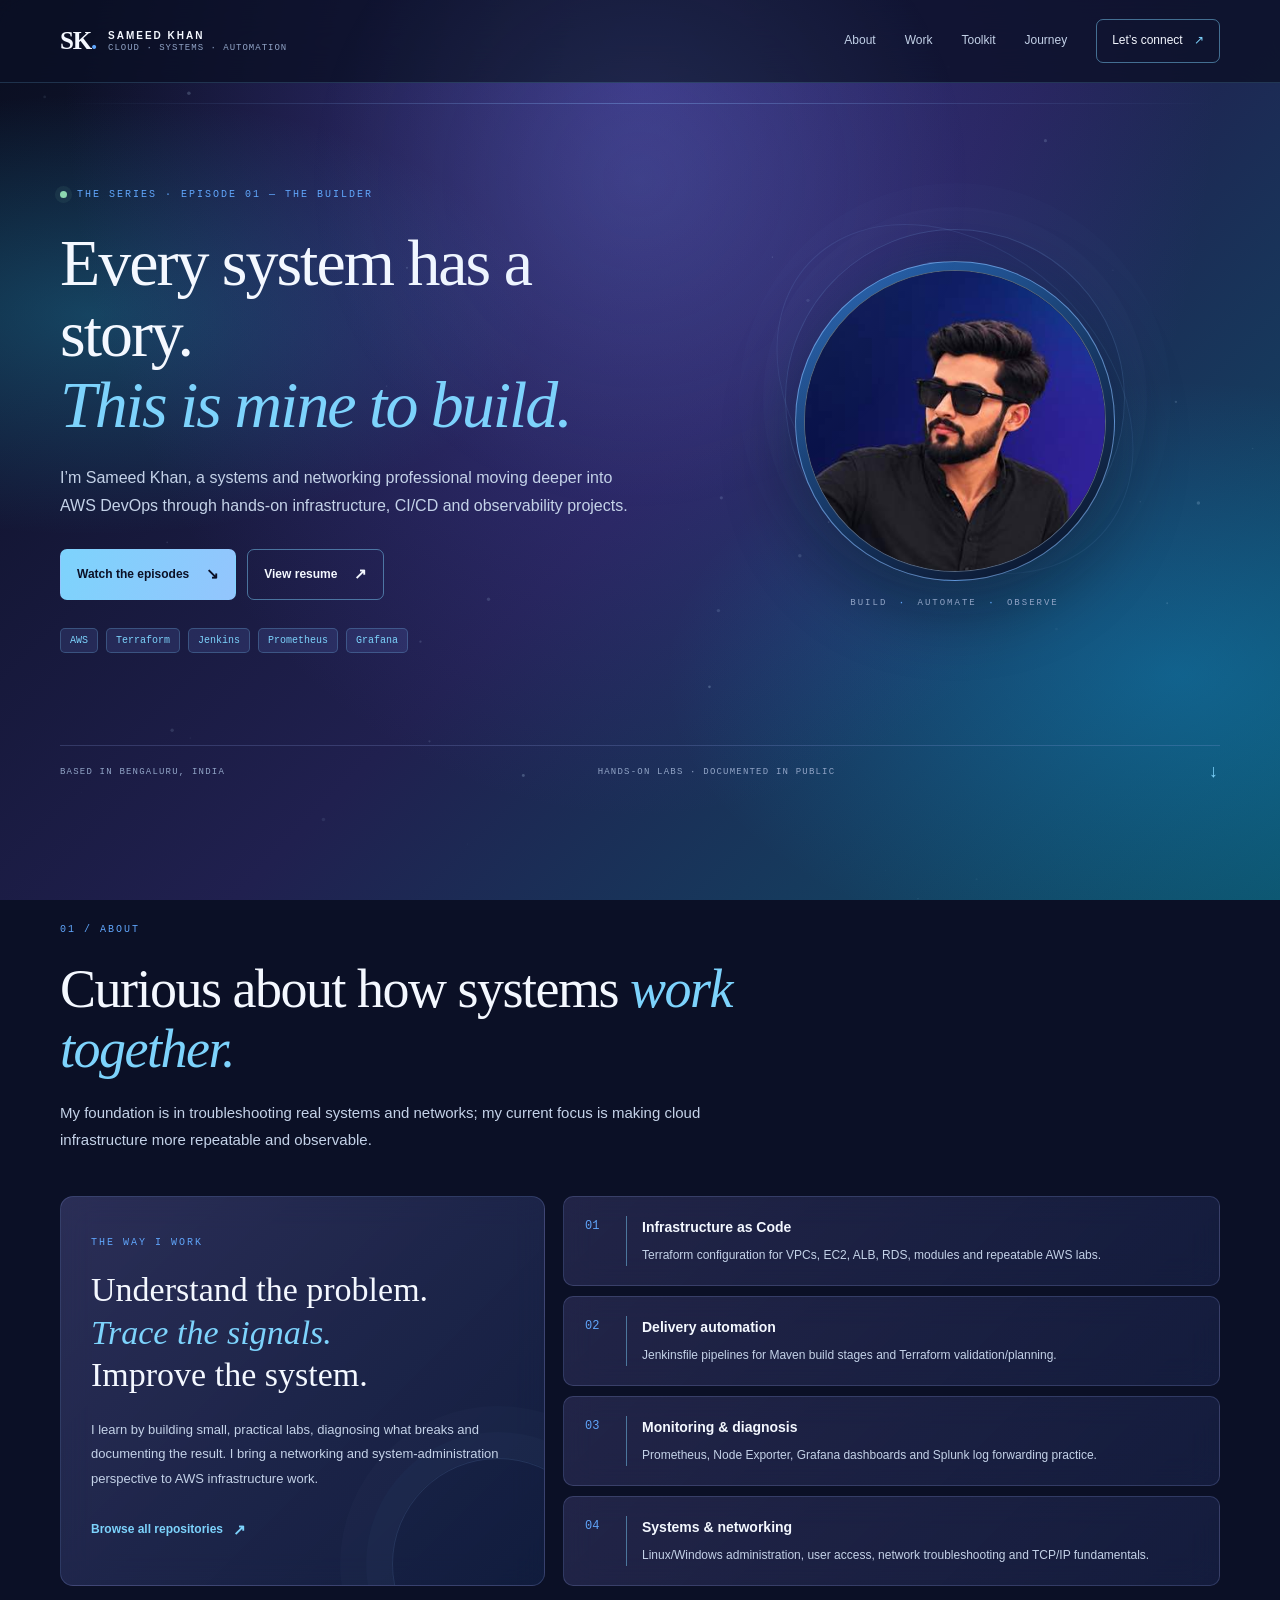
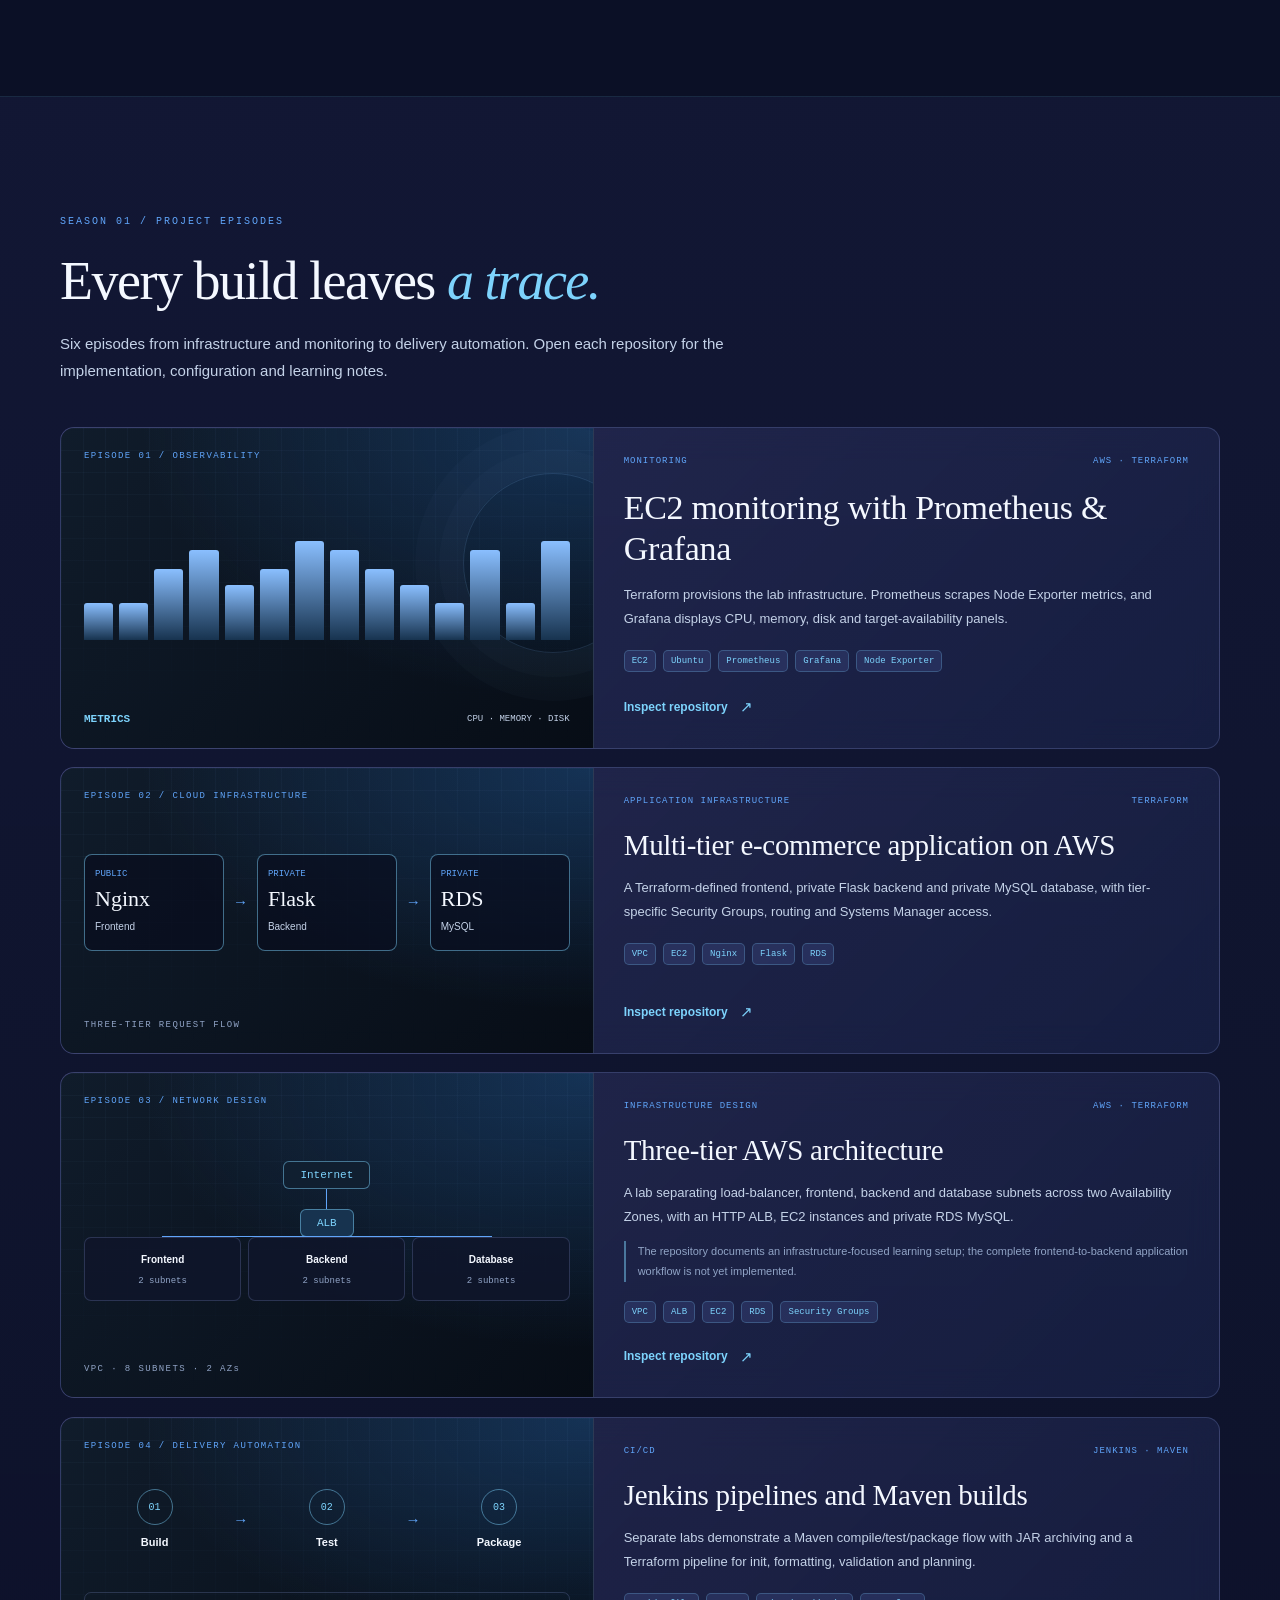
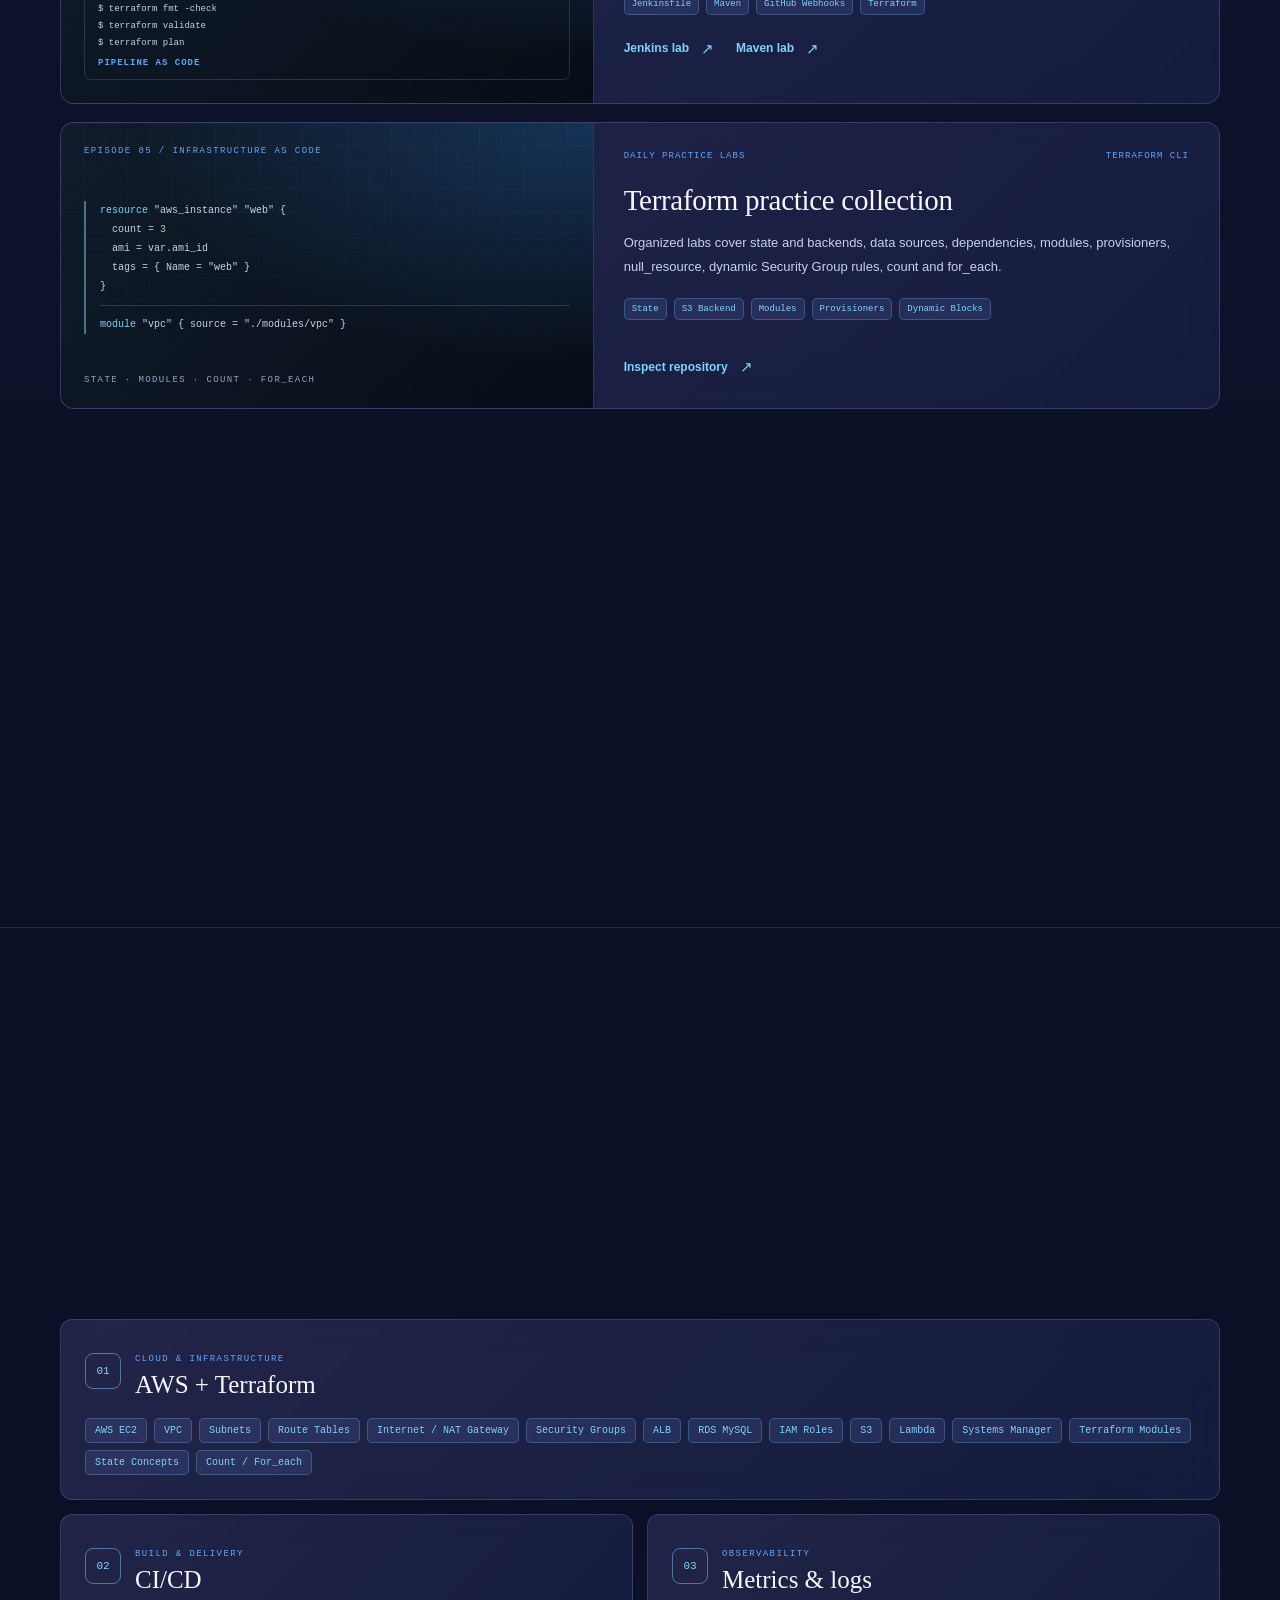
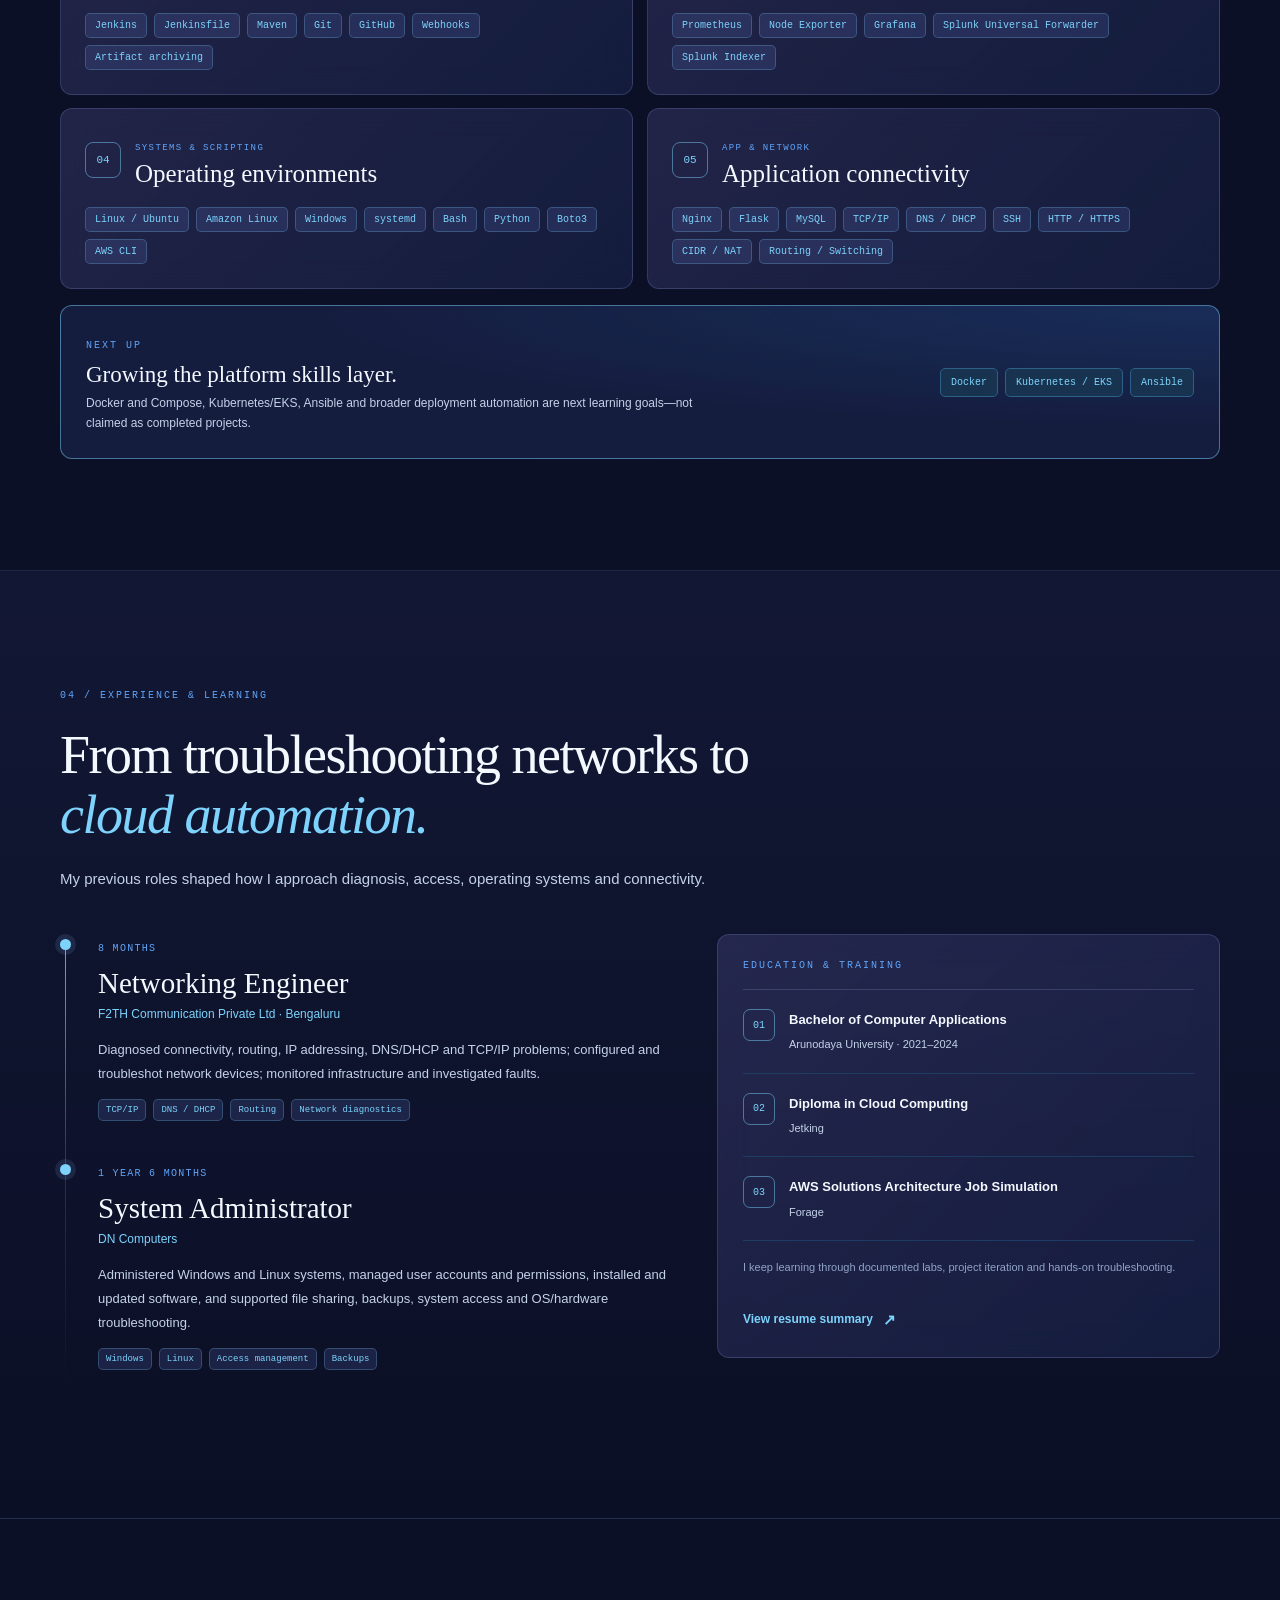
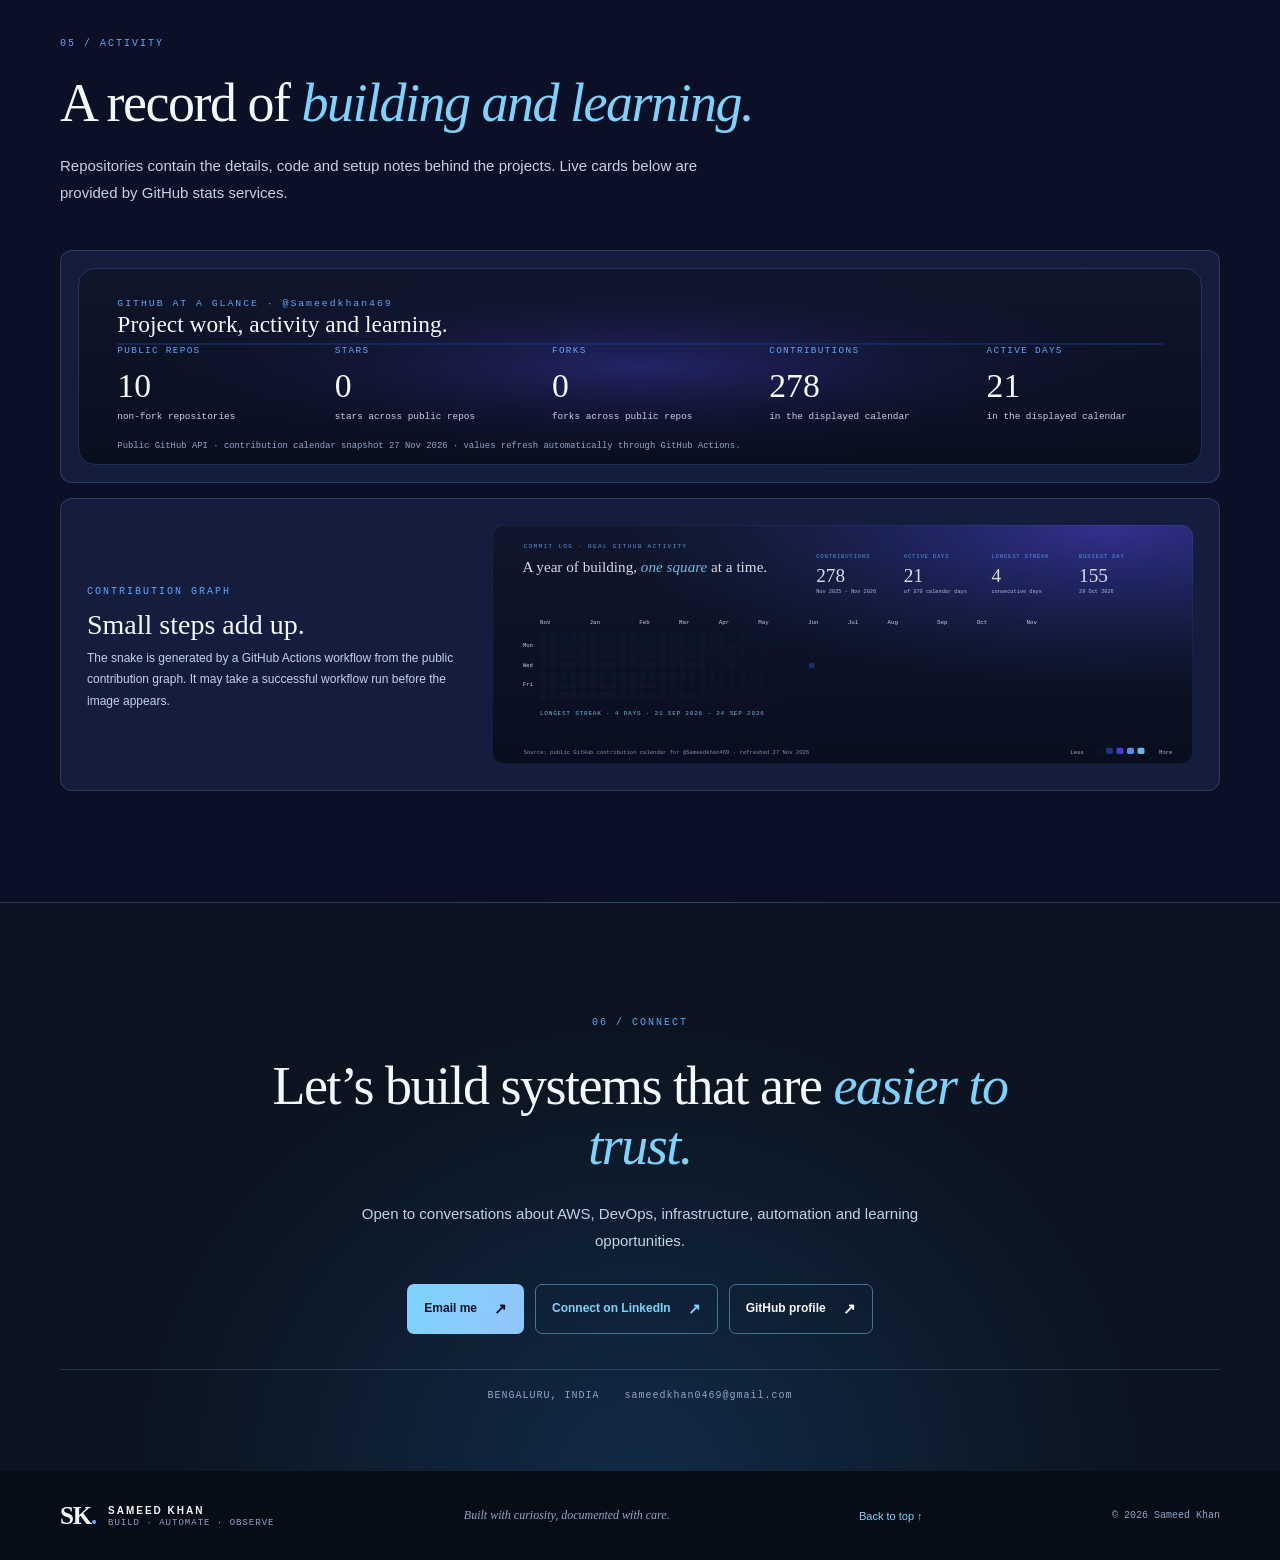
<file: site/index.html>
<!doctype html>
<html lang="en">
<head>
  <meta charset="utf-8">
  <meta name="viewport" content="width=device-width, initial-scale=1">
  <meta name="theme-color" content="#070d16">
  <meta name="robots" content="index, follow, max-image-preview:large">
  <link rel="canonical" href="https://sameedkhan469.github.io/Sameedkhan469/">
  <meta property="og:url" content="https://sameedkhan469.github.io/Sameedkhan469/">
  <meta property="og:image" content="https://sameedkhan469.github.io/Sameedkhan469/assets/img/sameed-cartoon.jpg?v=3">
  <meta name="twitter:card" content="summary">
  <meta name="description" content="Sameed Khan — AWS DevOps, systems administration and networking. Hands-on work with Terraform, Jenkins, Prometheus, Grafana and AWS infrastructure.">
  <meta property="og:title" content="Sameed Khan | AWS DevOps & Cloud Infrastructure">
  <meta property="og:description" content="Infrastructure as Code, CI/CD, monitoring and systems troubleshooting.">
  <meta property="og:type" content="website">
  <link rel="icon" href="assets/img/favicon.svg" type="image/svg+xml">
  <link rel="stylesheet" href="assets/css/styles.css">
  <title>Sameed Khan — AWS DevOps &amp; Cloud Infrastructure</title>
</head>
<body>
  <canvas class="ambient-particles" id="ambient-particles" aria-hidden="true"></canvas>
  <div class="cursor-glow" aria-hidden="true"></div>
  <div class="series-opening" aria-hidden="true">
    <div class="opening-grain"></div>
    <p class="opening-kicker">AN ORIGINAL CLOUD ENGINEERING JOURNEY</p>
    <p class="opening-title">SAMEED <span>KHAN</span></p>
    <div class="opening-rule"><i></i></div>
    <p class="opening-subtitle">BUILD · AUTOMATE · OBSERVE</p>
  </div>
  <a class="skip-link" href="#main">Skip to content</a>
  <header class="site-header">
    <div class="container nav-wrap">
      <a class="brand" href="#top" aria-label="Sameed Khan home">
        <span class="brand-mark">SK<span>.</span></span>
        <span class="brand-copy"><strong>SAMEED KHAN</strong><small>CLOUD · SYSTEMS · AUTOMATION</small></span>
      </a>
      <button class="menu-toggle" aria-expanded="false" aria-controls="primary-nav" aria-label="Open navigation"><span></span><span></span></button>
      <nav id="primary-nav" class="nav-links" aria-label="Primary navigation">
        <a href="#about">About</a><a href="#work">Work</a><a href="#stack">Toolkit</a><a href="#journey">Journey</a><a href="#contact" class="nav-contact">Let’s connect <span aria-hidden="true">↗</span></a>
      </nav>
    </div>
  </header>

  <main id="main">
    <section id="top" class="hero container">
      <div class="hero-copy reveal">
        <p class="eyebrow"><span class="pulse-dot"></span> THE SERIES · EPISODE 01 — THE BUILDER</p>
        <h1>Every system has a story.<br><em>This is mine to build.</em></h1>
        <p class="hero-lede">I’m Sameed Khan, a systems and networking professional moving deeper into AWS DevOps through hands-on infrastructure, CI/CD and observability projects.</p>
        <div class="hero-actions">
          <a class="button button-primary" href="#work">Watch the episodes <span aria-hidden="true">↘</span></a>
          <a class="button button-quiet" href="resume.html">View resume <span aria-hidden="true">↗</span></a>
        </div>
        <div class="hero-skills" aria-label="Current technical focus">
          <span>AWS</span><span>Terraform</span><span>Jenkins</span><span>Prometheus</span><span>Grafana</span>
        </div>
      </div>
      <div class="hero-art reveal" aria-label="Sameed Khan profile portrait with animated cloud infrastructure graphics">
        <div class="portrait-orbit portrait-orbit-one"></div>
        <div class="portrait-orbit portrait-orbit-two"></div>
        <div class="portrait-frame">
          <img class="profile-photo" src="assets/img/sameed-cartoon.jpg?v=3" alt="Sameed Khan cartoon portrait" width="360" height="360" loading="eager" referrerpolicy="no-referrer">
        </div>
        <div class="hero-art-caption">BUILD <b>·</b> AUTOMATE <b>·</b> OBSERVE</div>
      </div>
      <div class="hero-bottomline"><span>BASED IN BENGALURU, INDIA</span><span>HANDS-ON LABS · DOCUMENTED IN PUBLIC</span><a href="#about" aria-label="Scroll to About">↓</a></div>
    </section>

    <section id="about" class="section container">
      <div class="section-heading reveal"><span class="section-index">01 / ABOUT</span><h2>Curious about how systems <em>work together.</em></h2><p>My foundation is in troubleshooting real systems and networks; my current focus is making cloud infrastructure more repeatable and observable.</p></div>
      <div class="about-grid">
        <article class="about-statement panel reveal"><p class="overline">THE WAY I WORK</p><h3>Understand the problem.<br><em>Trace the signals.</em><br>Improve the system.</h3><p>I learn by building small, practical labs, diagnosing what breaks and documenting the result. I bring a networking and system-administration perspective to AWS infrastructure work.</p><a class="text-link" href="https://github.com/Sameedkhan469?tab=repositories" target="_blank" rel="noreferrer">Browse all repositories <span>↗</span></a></article>
        <div class="about-facts">
          <article class="fact-card reveal"><span class="fact-number">01</span><div><h3>Infrastructure as Code</h3><p>Terraform configuration for VPCs, EC2, ALB, RDS, modules and repeatable AWS labs.</p></div></article>
          <article class="fact-card reveal"><span class="fact-number">02</span><div><h3>Delivery automation</h3><p>Jenkinsfile pipelines for Maven build stages and Terraform validation/planning.</p></div></article>
          <article class="fact-card reveal"><span class="fact-number">03</span><div><h3>Monitoring &amp; diagnosis</h3><p>Prometheus, Node Exporter, Grafana dashboards and Splunk log forwarding practice.</p></div></article>
          <article class="fact-card reveal"><span class="fact-number">04</span><div><h3>Systems &amp; networking</h3><p>Linux/Windows administration, user access, network troubleshooting and TCP/IP fundamentals.</p></div></article>
        </div>
      </div>
    </section>

    <section id="work" class="section section-alt">
      <div class="container">
        <div class="section-heading reveal"><span class="section-index">SEASON 01 / PROJECT EPISODES</span><h2>Every build leaves <em>a trace.</em></h2><p>Six episodes from infrastructure and monitoring to delivery automation. Open each repository for the implementation, configuration and learning notes.</p></div>
        <div class="project-list">
          <article class="project-card project-feature reveal">
            <div class="project-visual visual-monitor"><span class="visual-kicker">EPISODE 01 / OBSERVABILITY</span><div class="visual-bars"><i></i><i></i><i></i><i></i><i></i><i></i><i></i><i></i><i></i><i></i><i></i><i></i><i></i><i></i></div><div class="visual-metric"><strong>METRICS</strong><span>CPU · MEMORY · DISK</span></div><div class="visual-ring"></div></div>
            <div class="project-content"><div class="project-topline"><span>MONITORING</span><span>AWS · TERRAFORM</span></div><h3>EC2 monitoring with Prometheus &amp; Grafana</h3><p>Terraform provisions the lab infrastructure. Prometheus scrapes Node Exporter metrics, and Grafana displays CPU, memory, disk and target-availability panels.</p><div class="tag-list"><span>EC2</span><span>Ubuntu</span><span>Prometheus</span><span>Grafana</span><span>Node Exporter</span></div><a class="project-link" href="https://github.com/Sameedkhan469/Grafana-Prometheus" target="_blank" rel="noreferrer">Inspect repository <b>↗</b></a></div>
          </article>
          <article class="project-card reveal">
            <div class="project-visual visual-ecommerce"><span class="visual-kicker">EPISODE 02 / CLOUD INFRASTRUCTURE</span><div class="tier-flow"><div><small>PUBLIC</small><strong>Nginx</strong><span>Frontend</span></div><i>→</i><div><small>PRIVATE</small><strong>Flask</strong><span>Backend</span></div><i>→</i><div><small>PRIVATE</small><strong>RDS</strong><span>MySQL</span></div></div><div class="visual-foot">THREE-TIER REQUEST FLOW</div></div>
            <div class="project-content"><div class="project-topline"><span>APPLICATION INFRASTRUCTURE</span><span>TERRAFORM</span></div><h3>Multi-tier e-commerce application on AWS</h3><p>A Terraform-defined frontend, private Flask backend and private MySQL database, with tier-specific Security Groups, routing and Systems Manager access.</p><div class="tag-list"><span>VPC</span><span>EC2</span><span>Nginx</span><span>Flask</span><span>RDS</span></div><a class="project-link" href="https://github.com/Sameedkhan469/sameed-ecommerce-aws-terraform" target="_blank" rel="noreferrer">Inspect repository <b>↗</b></a></div>
          </article>
          <article class="project-card reveal">
            <div class="project-visual visual-three"><span class="visual-kicker">EPISODE 03 / NETWORK DESIGN</span><div class="network-map"><div class="net-node">Internet</div><div class="net-line"></div><div class="net-node net-accent">ALB</div><div class="net-branches"><div><b>Frontend</b><small>2 subnets</small></div><div><b>Backend</b><small>2 subnets</small></div><div><b>Database</b><small>2 subnets</small></div></div></div><div class="visual-foot">VPC · 8 SUBNETS · 2 AZs</div></div>
            <div class="project-content"><div class="project-topline"><span>INFRASTRUCTURE DESIGN</span><span>AWS · TERRAFORM</span></div><h3>Three-tier AWS architecture</h3><p>A lab separating load-balancer, frontend, backend and database subnets across two Availability Zones, with an HTTP ALB, EC2 instances and private RDS MySQL.</p><p class="project-caveat">The repository documents an infrastructure-focused learning setup; the complete frontend-to-backend application workflow is not yet implemented.</p><div class="tag-list"><span>VPC</span><span>ALB</span><span>EC2</span><span>RDS</span><span>Security Groups</span></div><a class="project-link" href="https://github.com/Sameedkhan469/Terraform-Three-Tier-Project" target="_blank" rel="noreferrer">Inspect repository <b>↗</b></a></div>
          </article>
          <article class="project-card reveal">
            <div class="project-visual visual-pipeline"><span class="visual-kicker">EPISODE 04 / DELIVERY AUTOMATION</span><div class="pipeline-steps"><div><i>01</i><b>Build</b></div><span>→</span><div><i>02</i><b>Test</b></div><span>→</span><div><i>03</i><b>Package</b></div></div><div class="pipeline-terminal"><span>$ terraform fmt -check</span><span>$ terraform validate</span><span>$ terraform plan</span><b>PIPELINE AS CODE</b></div></div>
            <div class="project-content"><div class="project-topline"><span>CI/CD</span><span>JENKINS · MAVEN</span></div><h3>Jenkins pipelines and Maven builds</h3><p>Separate labs demonstrate a Maven compile/test/package flow with JAR archiving and a Terraform pipeline for init, formatting, validation and planning.</p><div class="tag-list"><span>Jenkinsfile</span><span>Maven</span><span>GitHub Webhooks</span><span>Terraform</span></div><div class="project-links-inline"><a class="project-link" href="https://github.com/Sameedkhan469/jenkins-cicd-practice" target="_blank" rel="noreferrer">Jenkins lab <b>↗</b></a><a class="project-link" href="https://github.com/Sameedkhan469/sameed-maven-project" target="_blank" rel="noreferrer">Maven lab <b>↗</b></a></div></div>
          </article>
          <article class="project-card reveal">
            <div class="project-visual visual-terraform"><span class="visual-kicker">EPISODE 05 / INFRASTRUCTURE AS CODE</span><div class="code-lines"><p><b>resource</b> "aws_instance" "web" {</p><p>&nbsp;&nbsp;count = <em>3</em></p><p>&nbsp;&nbsp;ami = var.ami_id</p><p>&nbsp;&nbsp;tags = { Name = "web" }</p><p>}</p><hr><p><b>module</b> "vpc" { source = "./modules/vpc" }</p></div><div class="visual-foot">STATE · MODULES · COUNT · FOR_EACH</div></div>
            <div class="project-content"><div class="project-topline"><span>DAILY PRACTICE LABS</span><span>TERRAFORM CLI</span></div><h3>Terraform practice collection</h3><p>Organized labs cover state and backends, data sources, dependencies, modules, provisioners, null_resource, dynamic Security Group rules, count and for_each.</p><div class="tag-list"><span>State</span><span>S3 Backend</span><span>Modules</span><span>Provisioners</span><span>Dynamic Blocks</span></div><a class="project-link" href="https://github.com/Sameedkhan469/terraform-practice" target="_blank" rel="noreferrer">Inspect repository <b>↗</b></a></div>
          </article>
          <article class="project-card reveal">
            <div class="project-visual visual-linux"><span class="visual-kicker">EPISODE 06 / SYSTEMS OPERATIONS</span><div class="linux-terminal"><p><b>sameed@linux</b>:~$ systemctl status nginx</p><p class="ok">● nginx.service — active</p><p>sameed@linux:~$ ss -tulpn</p><p class="muted">LISTEN · tcp · process</p><p>sameed@linux:~$ journalctl -u nginx</p></div><div class="visual-foot">FILES · USERS · PROCESSES · LOGS</div></div>
            <div class="project-content"><div class="project-topline"><span>SYSTEMS ADMINISTRATION</span><span>LINUX</span></div><h3>Linux commands for DevOps &amp; cloud</h3><p>A practical reference for file management, users and permissions, processes, packages, networking, storage, services, shell basics and logs.</p><div class="tag-list"><span>Ubuntu</span><span>systemd</span><span>Permissions</span><span>Shell basics</span></div><a class="project-link" href="https://github.com/Sameedkhan469/Linux-commands" target="_blank" rel="noreferrer">Inspect repository <b>↗</b></a></div>
          </article>
        </div>
        <div class="projects-footer reveal"><p>Prefer browsing source over summaries?</p><a class="button button-outline" href="https://github.com/Sameedkhan469?tab=repositories" target="_blank" rel="noreferrer">View all GitHub repositories <span>↗</span></a></div>
      </div>
    </section>

    <section id="stack" class="section container">
      <div class="section-heading reveal"><span class="section-index">03 / TOOLKIT</span><h2>The tools I use to <em>understand systems.</em></h2><p>Skills shown here reflect the current CV and public repositories. Tools listed as learning goals are kept separate from demonstrated project work.</p></div>
      <div class="toolkit-grid">
        <article class="toolkit-card toolkit-wide reveal"><div class="toolkit-heading"><span class="tool-number">01</span><div><span class="overline">CLOUD &amp; INFRASTRUCTURE</span><h3>AWS + Terraform</h3></div></div><div class="tool-pills"><span>AWS EC2</span><span>VPC</span><span>Subnets</span><span>Route Tables</span><span>Internet / NAT Gateway</span><span>Security Groups</span><span>ALB</span><span>RDS MySQL</span><span>IAM Roles</span><span>S3</span><span>Lambda</span><span>Systems Manager</span><span>Terraform Modules</span><span>State Concepts</span><span>Count / For_each</span></div></article>
        <article class="toolkit-card reveal"><div class="toolkit-heading"><span class="tool-number">02</span><div><span class="overline">BUILD &amp; DELIVERY</span><h3>CI/CD</h3></div></div><div class="tool-pills"><span>Jenkins</span><span>Jenkinsfile</span><span>Maven</span><span>Git</span><span>GitHub</span><span>Webhooks</span><span>Artifact archiving</span></div></article>
        <article class="toolkit-card reveal"><div class="toolkit-heading"><span class="tool-number">03</span><div><span class="overline">OBSERVABILITY</span><h3>Metrics &amp; logs</h3></div></div><div class="tool-pills"><span>Prometheus</span><span>Node Exporter</span><span>Grafana</span><span>Splunk Universal Forwarder</span><span>Splunk Indexer</span></div></article>
        <article class="toolkit-card reveal"><div class="toolkit-heading"><span class="tool-number">04</span><div><span class="overline">SYSTEMS &amp; SCRIPTING</span><h3>Operating environments</h3></div></div><div class="tool-pills"><span>Linux / Ubuntu</span><span>Amazon Linux</span><span>Windows</span><span>systemd</span><span>Bash</span><span>Python</span><span>Boto3</span><span>AWS CLI</span></div></article>
        <article class="toolkit-card reveal"><div class="toolkit-heading"><span class="tool-number">05</span><div><span class="overline">APP &amp; NETWORK</span><h3>Application connectivity</h3></div></div><div class="tool-pills"><span>Nginx</span><span>Flask</span><span>MySQL</span><span>TCP/IP</span><span>DNS / DHCP</span><span>SSH</span><span>HTTP / HTTPS</span><span>CIDR / NAT</span><span>Routing / Switching</span></div></article>
      </div>
      <div class="learning-strip reveal"><div><span class="overline">NEXT UP</span><h3>Growing the platform skills layer.</h3><p>Docker and Compose, Kubernetes/EKS, Ansible and broader deployment automation are next learning goals—not claimed as completed projects.</p></div><div class="learning-tags"><span>Docker</span><span>Kubernetes / EKS</span><span>Ansible</span></div></div>
    </section>

    <section id="journey" class="section section-alt">
      <div class="container">
        <div class="section-heading reveal"><span class="section-index">04 / EXPERIENCE &amp; LEARNING</span><h2>From troubleshooting networks to <em>cloud automation.</em></h2><p>My previous roles shaped how I approach diagnosis, access, operating systems and connectivity.</p></div>
        <div class="journey-grid">
          <div class="timeline">
            <article class="timeline-item reveal"><span class="timeline-dot"></span><span class="timeline-period">8 MONTHS</span><h3>Networking Engineer</h3><p class="timeline-org">F2TH Communication Private Ltd · Bengaluru</p><p>Diagnosed connectivity, routing, IP addressing, DNS/DHCP and TCP/IP problems; configured and troubleshot network devices; monitored infrastructure and investigated faults.</p><div class="tag-list"><span>TCP/IP</span><span>DNS / DHCP</span><span>Routing</span><span>Network diagnostics</span></div></article>
            <article class="timeline-item reveal"><span class="timeline-dot"></span><span class="timeline-period">1 YEAR 6 MONTHS</span><h3>System Administrator</h3><p class="timeline-org">DN Computers</p><p>Administered Windows and Linux systems, managed user accounts and permissions, installed and updated software, and supported file sharing, backups, system access and OS/hardware troubleshooting.</p><div class="tag-list"><span>Windows</span><span>Linux</span><span>Access management</span><span>Backups</span></div></article>
          </div>
          <aside class="education-panel reveal"><span class="overline">EDUCATION &amp; TRAINING</span><div class="education-item"><span class="edu-icon">01</span><div><h3>Bachelor of Computer Applications</h3><p>Arunodaya University · 2021–2024</p></div></div><div class="education-item"><span class="edu-icon">02</span><div><h3>Diploma in Cloud Computing</h3><p>Jetking</p></div></div><div class="education-item"><span class="edu-icon">03</span><div><h3>AWS Solutions Architecture Job Simulation</h3><p>Forage</p></div></div><div class="education-note">I keep learning through documented labs, project iteration and hands-on troubleshooting.</div><a class="text-link" href="resume.html">View resume summary <span>↗</span></a></aside>
        </div>
      </div>
    </section>

    <section id="activity" class="section container">
      <div class="section-heading reveal"><span class="section-index">05 / ACTIVITY</span><h2>A record of <em>building and learning.</em></h2><p>Repositories contain the details, code and setup notes behind the projects. Live cards below are provided by GitHub stats services.</p></div>
      <div class="stats-grid stats-grid-local reveal">
        <div class="stats-card"><img src="assets/img/github-stats.svg" alt="Locally generated GitHub activity and repository statistics for Sameed Khan" loading="lazy"></div>
      </div>
      <div class="contribution-panel reveal"><div><span class="overline">CONTRIBUTION GRAPH</span><h3>Small steps add up.</h3><p>The snake is generated by a GitHub Actions workflow from the public contribution graph. It may take a successful workflow run before the image appears.</p></div><img src="assets/img/contribution-heatmap.svg" alt="Animated GitHub contribution heatmap for Sameed Khan" loading="lazy"></div>
    </section>

    <section id="contact" class="contact-section">
      <div class="container contact-inner reveal"><span class="section-index">06 / CONNECT</span><h2>Let’s build systems that are <em>easier to trust.</em></h2><p>Open to conversations about AWS, DevOps, infrastructure, automation and learning opportunities.</p><div class="contact-actions"><a class="button button-primary" href="mailto:sameedkhan0469@gmail.com">Email me <span>↗</span></a><a class="button button-outline" href="https://www.linkedin.com/in/sameed-khan-a6824538a/" target="_blank" rel="noreferrer">Connect on LinkedIn <span>↗</span></a><a class="button button-quiet" href="https://github.com/Sameedkhan469" target="_blank" rel="noreferrer">GitHub profile <span>↗</span></a></div><div class="contact-details"><span>BENGALURU, INDIA</span><span>sameedkhan0469@gmail.com</span></div></div>
    </section>
  </main>
  <footer class="site-footer"><div class="container footer-inner"><a class="brand footer-brand" href="#top"><span class="brand-mark">SK<span>.</span></span><span class="brand-copy"><strong>SAMEED KHAN</strong><small>BUILD · AUTOMATE · OBSERVE</small></span></a><p>Built with curiosity, documented with care.</p><a href="#top" class="back-top">Back to top ↑</a><small class="copyright">© <span id="year">2026</span> Sameed Khan</small></div></footer>
  <script src="assets/js/main.js" defer></script>
</body>
</html>
</file>
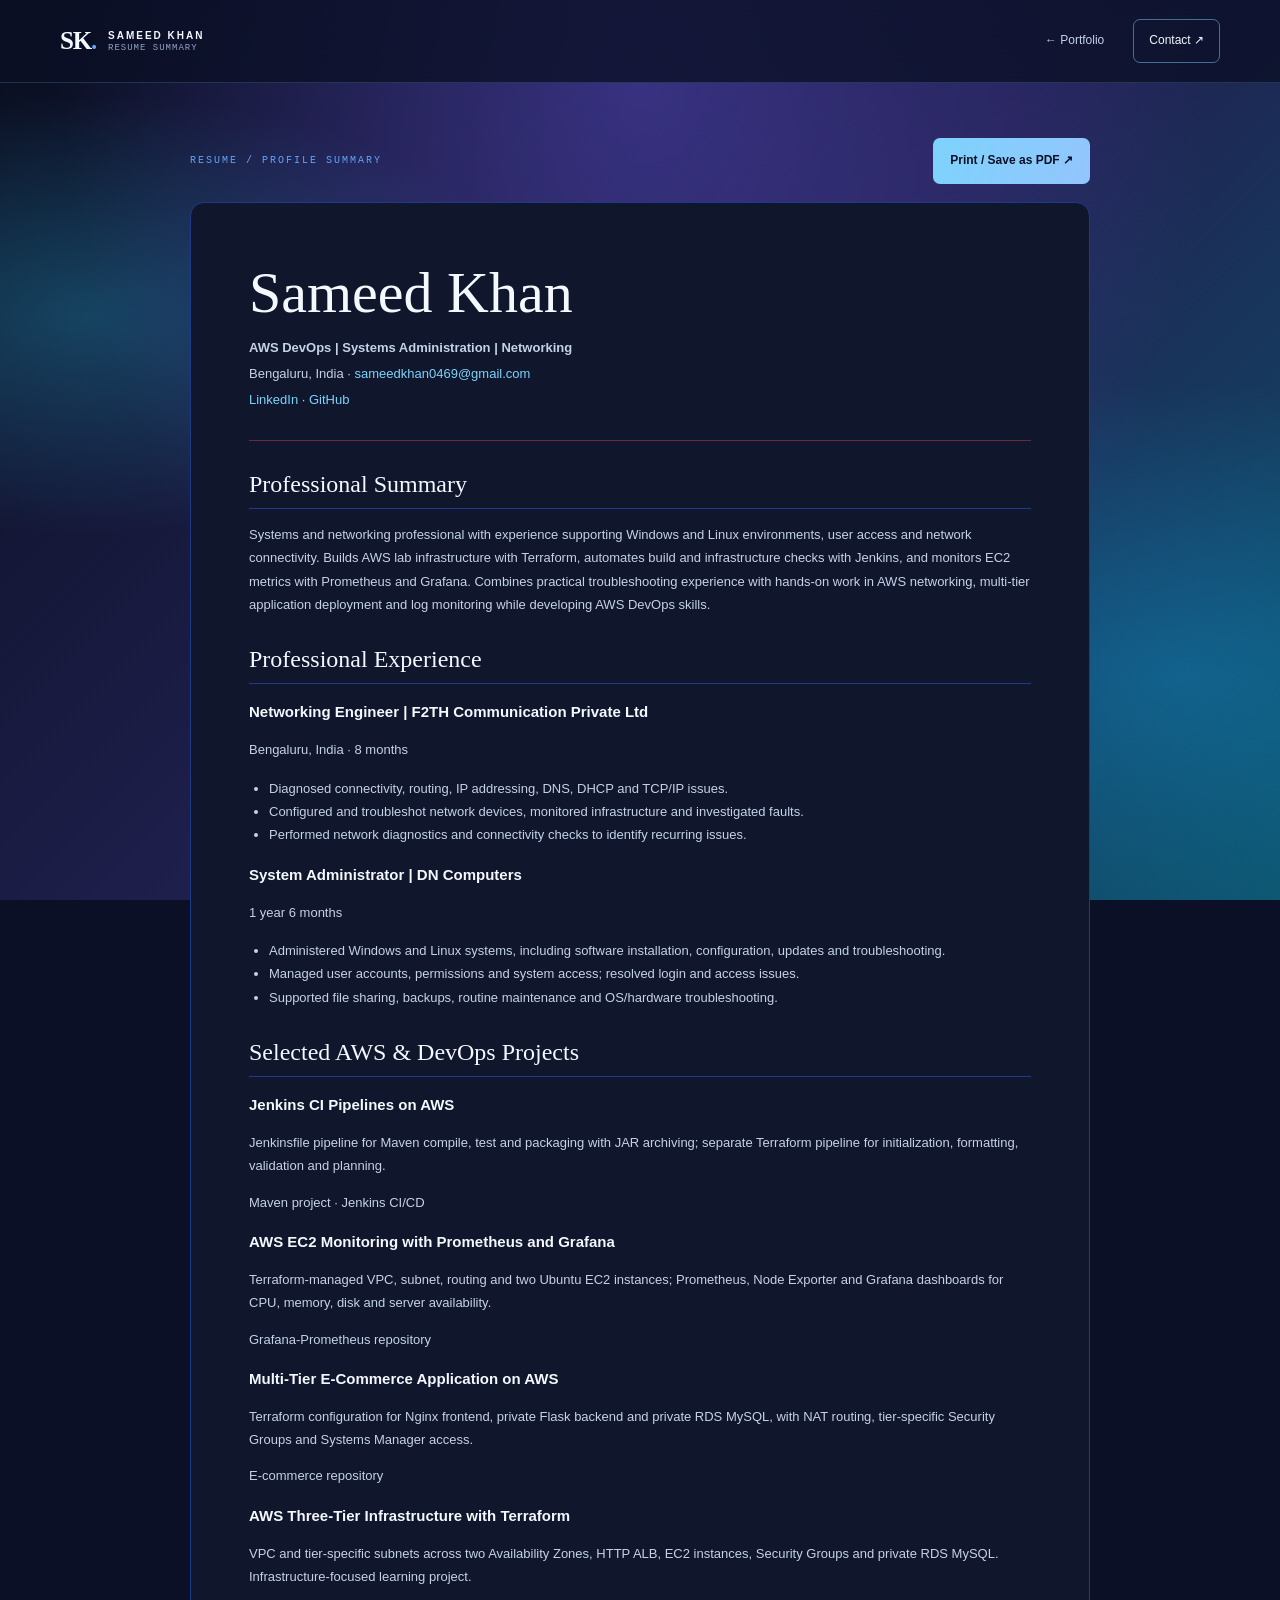
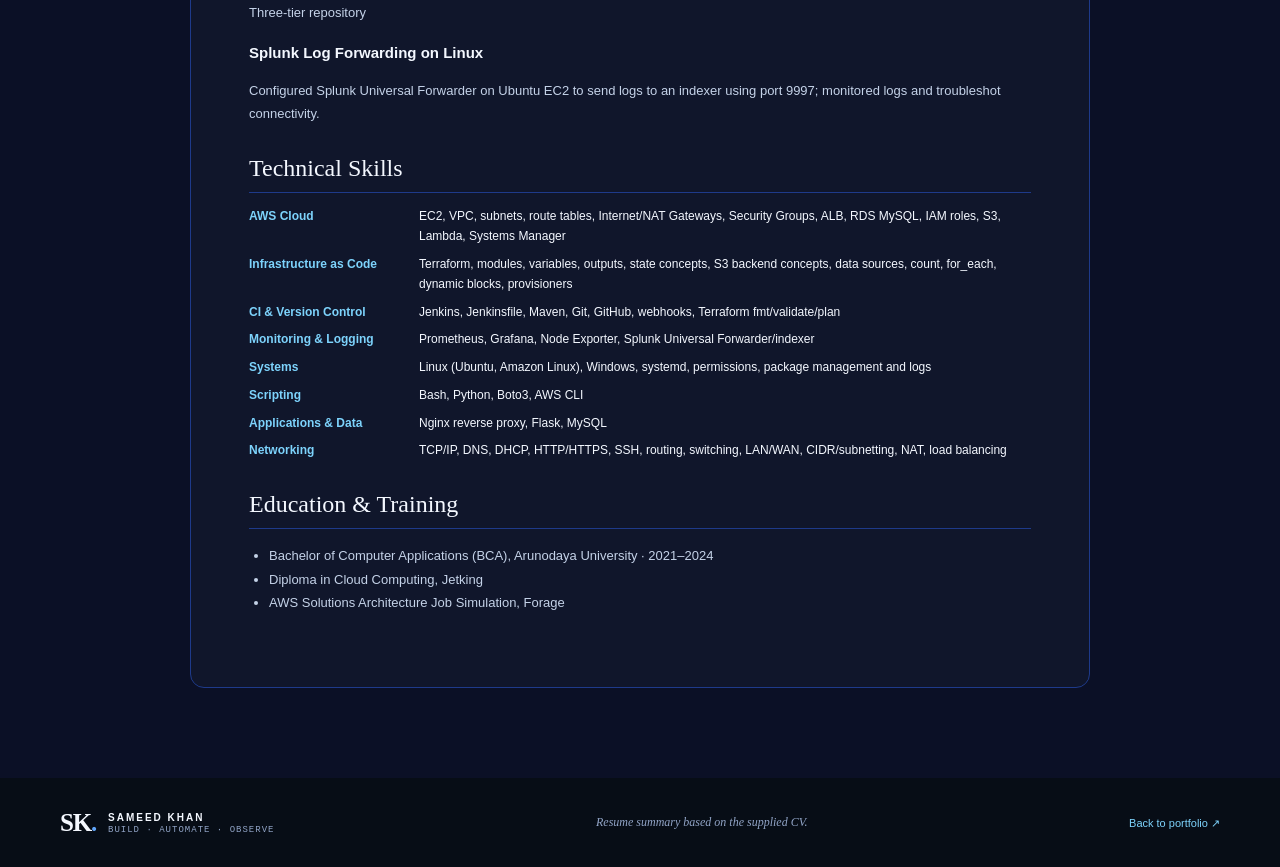
<file: site/resume.html>
<!doctype html>
<html lang="en">
<head>
  <meta charset="utf-8">
  <meta name="viewport" content="width=device-width, initial-scale=1">
  <meta name="theme-color" content="#10162B">
  <meta name="description" content="Resume summary for Sameed Khan — AWS DevOps, systems administration and networking.">
  <link rel="stylesheet" href="assets/css/styles.css">
  <title>Resume | Sameed Khan</title>
  <style>
    .resume-page{padding:55px 0 90px}.resume-sheet{max-width:900px;margin:auto;background:#10162B;border:1px solid #1E3A8A;border-radius:14px;padding:clamp(24px,5vw,58px)}.resume-header{border-bottom:1px solid #6c2945;padding-bottom:24px;margin-bottom:30px}.resume-header h1{font:clamp(42px,5vw,58px)/1.1 Georgia,serif;margin:0 0 12px}.resume-header p{color:#C4D2E8;margin:5px 0;font-size:13px}.resume-header a{color:#7DD3FC}.resume-section{margin-top:30px}.resume-section h2{font:24px Georgia,serif;font-weight:400;border-bottom:1px solid #1E3A8A;padding-bottom:10px;margin:0 0 14px}.resume-section h3{font-size:15px;margin:16px 0 4px}.resume-section p,.resume-section li{font-size:13px;color:#C4D2E8;line-height:1.8}.resume-section ul{padding-left:20px}.resume-skills{display:grid;grid-template-columns:155px 1fr;gap:8px 15px;font-size:12px}.resume-skills strong{color:#7DD3FC}.resume-actions{display:flex;justify-content:space-between;align-items:center;gap:15px;max-width:900px;margin:0 auto 18px}@media(max-width:600px){.resume-skills{grid-template-columns:1fr;gap:3px}.resume-skills strong:not(:first-child){margin-top:11px}}@media print{body{background:#fff;color:#111}.site-header,.site-footer,.resume-actions{display:none!important}.resume-page{padding:0}.resume-sheet{max-width:none;border:0;border-radius:0;background:#fff;color:#111;padding:0}.resume-header h1,.resume-section h2,.resume-section h3{color:#111}.resume-header p,.resume-section p,.resume-section li{color:#333}.resume-header a{color:#333}.resume-section{break-inside:avoid}}
  </style>
</head>
<body>
  <header class="site-header"><div class="container nav-wrap"><a class="brand" href="index.html"><span class="brand-mark">SK<span>.</span></span><span class="brand-copy"><strong>SAMEED KHAN</strong><small>RESUME SUMMARY</small></span></a><nav class="nav-links" style="display:flex"><a href="index.html">← Portfolio</a><a href="index.html#contact" class="nav-contact">Contact ↗</a></nav></div></header>
  <main class="resume-page container">
    <div class="resume-actions"><span class="section-index">RESUME / PROFILE SUMMARY</span><button class="button button-primary" onclick="window.print()">Print / Save as PDF ↗</button></div>
    <article class="resume-sheet">
      <header class="resume-header"><h1>Sameed Khan</h1><p><strong>AWS DevOps | Systems Administration | Networking</strong></p><p>Bengaluru, India · <a href="mailto:sameedkhan0469@gmail.com">sameedkhan0469@gmail.com</a></p><p><a href="https://www.linkedin.com/in/sameed-khan-a6824538a/">LinkedIn</a> · <a href="https://github.com/Sameedkhan469">GitHub</a></p></header>
      <section class="resume-section"><h2>Professional Summary</h2><p>Systems and networking professional with experience supporting Windows and Linux environments, user access and network connectivity. Builds AWS lab infrastructure with Terraform, automates build and infrastructure checks with Jenkins, and monitors EC2 metrics with Prometheus and Grafana. Combines practical troubleshooting experience with hands-on work in AWS networking, multi-tier application deployment and log monitoring while developing AWS DevOps skills.</p></section>
      <section class="resume-section"><h2>Professional Experience</h2><h3>Networking Engineer | F2TH Communication Private Ltd</h3><p>Bengaluru, India · 8 months</p><ul><li>Diagnosed connectivity, routing, IP addressing, DNS, DHCP and TCP/IP issues.</li><li>Configured and troubleshot network devices, monitored infrastructure and investigated faults.</li><li>Performed network diagnostics and connectivity checks to identify recurring issues.</li></ul><h3>System Administrator | DN Computers</h3><p>1 year 6 months</p><ul><li>Administered Windows and Linux systems, including software installation, configuration, updates and troubleshooting.</li><li>Managed user accounts, permissions and system access; resolved login and access issues.</li><li>Supported file sharing, backups, routine maintenance and OS/hardware troubleshooting.</li></ul></section>
      <section class="resume-section"><h2>Selected AWS &amp; DevOps Projects</h2><h3>Jenkins CI Pipelines on AWS</h3><p>Jenkinsfile pipeline for Maven compile, test and packaging with JAR archiving; separate Terraform pipeline for initialization, formatting, validation and planning.</p><p><a href="https://github.com/Sameedkhan469/sameed-maven-project">Maven project</a> · <a href="https://github.com/Sameedkhan469/jenkins-cicd-practice">Jenkins CI/CD</a></p><h3>AWS EC2 Monitoring with Prometheus and Grafana</h3><p>Terraform-managed VPC, subnet, routing and two Ubuntu EC2 instances; Prometheus, Node Exporter and Grafana dashboards for CPU, memory, disk and server availability.</p><p><a href="https://github.com/Sameedkhan469/Grafana-Prometheus">Grafana-Prometheus repository</a></p><h3>Multi-Tier E-Commerce Application on AWS</h3><p>Terraform configuration for Nginx frontend, private Flask backend and private RDS MySQL, with NAT routing, tier-specific Security Groups and Systems Manager access.</p><p><a href="https://github.com/Sameedkhan469/sameed-ecommerce-aws-terraform">E-commerce repository</a></p><h3>AWS Three-Tier Infrastructure with Terraform</h3><p>VPC and tier-specific subnets across two Availability Zones, HTTP ALB, EC2 instances, Security Groups and private RDS MySQL. Infrastructure-focused learning project.</p><p><a href="https://github.com/Sameedkhan469/Terraform-Three-Tier-Project">Three-tier repository</a></p><h3>Splunk Log Forwarding on Linux</h3><p>Configured Splunk Universal Forwarder on Ubuntu EC2 to send logs to an indexer using port 9997; monitored logs and troubleshot connectivity.</p></section>
      <section class="resume-section"><h2>Technical Skills</h2><div class="resume-skills"><strong>AWS Cloud</strong><span>EC2, VPC, subnets, route tables, Internet/NAT Gateways, Security Groups, ALB, RDS MySQL, IAM roles, S3, Lambda, Systems Manager</span><strong>Infrastructure as Code</strong><span>Terraform, modules, variables, outputs, state concepts, S3 backend concepts, data sources, count, for_each, dynamic blocks, provisioners</span><strong>CI &amp; Version Control</strong><span>Jenkins, Jenkinsfile, Maven, Git, GitHub, webhooks, Terraform fmt/validate/plan</span><strong>Monitoring &amp; Logging</strong><span>Prometheus, Grafana, Node Exporter, Splunk Universal Forwarder/indexer</span><strong>Systems</strong><span>Linux (Ubuntu, Amazon Linux), Windows, systemd, permissions, package management and logs</span><strong>Scripting</strong><span>Bash, Python, Boto3, AWS CLI</span><strong>Applications &amp; Data</strong><span>Nginx reverse proxy, Flask, MySQL</span><strong>Networking</strong><span>TCP/IP, DNS, DHCP, HTTP/HTTPS, SSH, routing, switching, LAN/WAN, CIDR/subnetting, NAT, load balancing</span></div></section>
      <section class="resume-section"><h2>Education &amp; Training</h2><ul><li>Bachelor of Computer Applications (BCA), Arunodaya University · 2021–2024</li><li>Diploma in Cloud Computing, Jetking</li><li>AWS Solutions Architecture Job Simulation, Forage</li></ul></section>
    </article>
  </main>
  <footer class="site-footer"><div class="container footer-inner"><a class="brand footer-brand" href="index.html"><span class="brand-mark">SK<span>.</span></span><span class="brand-copy"><strong>SAMEED KHAN</strong><small>BUILD · AUTOMATE · OBSERVE</small></span></a><p>Resume summary based on the supplied CV.</p><a class="back-top" href="index.html">Back to portfolio ↗</a></div></footer>
</body>
</html>
</file>
<file: site/assets/css/styles.css>
:root{color-scheme:dark;--bg:#070d16;--surface:#0d1825;--surface2:#101f30;--surface3:#1a2b3e;--ink:#F4F8FF;--muted:#C4D2E8;--subtle:#91A4C6;--rose:#8abfff;--cyan:#c5e5ff;--line:#17334f;--line2:#2e5f89;--serif:Georgia,"Iowan Old Style","Palatino Linotype","Times New Roman",serif;--sans:Inter,-apple-system,BlinkMacSystemFont,"Segoe UI",Arial,sans-serif;--mono:ui-monospace,SFMono-Regular,Consolas,"Liberation Mono",monospace}*{box-sizing:border-box}html{scroll-behavior:smooth;scroll-padding-top:100px}body{margin:0;background:var(--bg);color:var(--ink);font-family:var(--sans);line-height:1.65;font-size:15px;background-image:radial-gradient(ellipse at 75% 0%,rgba(40,110,190,.16),transparent 32rem)}a{color:inherit;text-decoration:none}img{max-width:100%;display:block}button{font:inherit}.container{width:min(1160px,calc(100% - 48px));margin-inline:auto}.skip-link{position:absolute;left:-9999px;top:1rem;background:var(--ink);color:var(--bg);padding:.7rem 1rem;z-index:99}.skip-link:focus{left:1rem}.site-header{position:sticky;top:0;z-index:20;background:rgba(9,14,31,.88);backdrop-filter:blur(18px);border-bottom:1px solid rgba(138,191,255,.15)}.nav-wrap{display:flex;align-items:center;justify-content:space-between;min-height:82px;gap:32px}.brand{display:flex;align-items:center;gap:12px;flex-shrink:0}.brand-mark{font:700 25px var(--serif);letter-spacing:-1.2px;color:var(--ink)}.brand-mark span{color:var(--rose)}.brand-copy{display:grid;line-height:1.4}.brand-copy strong{font-size:10px;letter-spacing:2px}.brand-copy small{color:var(--subtle);font:9px var(--mono);letter-spacing:1px}.nav-links{display:flex;align-items:center;gap:29px;color:var(--muted);font-size:12px}.nav-links a{transition:color .2s ease}.nav-links a:hover,.nav-links a:focus-visible{color:var(--cyan)}.nav-links .nav-contact{color:var(--ink);border:1px solid var(--line2);padding:11px 15px;border-radius:7px}.nav-contact span{color:var(--cyan);margin-left:8px}.menu-toggle{display:none;background:none;border:1px solid var(--line2);color:var(--ink);border-radius:7px;padding:10px}.menu-toggle span{width:19px;height:1px;background:var(--cyan);display:block;margin:5px}.hero{min-height:690px;padding-top:96px;padding-bottom:23px;display:grid;grid-template-columns:1.05fr .95fr;gap:42px;align-items:center;position:relative}.hero-copy{padding-bottom:28px}.eyebrow,.overline,.section-index{font:10px var(--mono);letter-spacing:2px;color:var(--rose)}.eyebrow{display:flex;align-items:center;gap:10px}.pulse-dot{height:7px;width:7px;border-radius:50%;background:#8dd8b0;box-shadow:0 0 0 5px rgba(141,216,176,.08);animation:softpulse 2.5s ease infinite}.hero h1{font:clamp(42px,5.15vw,68px)/1.08 var(--serif);font-weight:400;letter-spacing:-2px;margin:27px 0 23px}.hero h1 em,.section-heading h2 em,.about-statement h3 em,.contact-inner h2 em{font-weight:400;color:var(--cyan)}.hero-lede{font-size:16px;line-height:1.8;color:var(--muted);max-width:570px}.hero-actions,.contact-actions{display:flex;flex-wrap:wrap;gap:11px;margin-top:28px}.button{display:inline-flex;align-items:center;justify-content:center;gap:17px;padding:12px 16px;border-radius:7px;font-size:12px;font-weight:650;border:1px solid transparent;transition:transform .2s ease,border-color .2s ease,background .2s ease}.button:hover{transform:translateY(-2px)}.button-primary{background:var(--cyan);color:#0d1825}.button-primary:hover{background:#e0f2ff}.button-quiet{color:var(--ink);border-color:var(--line2)}.button-quiet:hover,.button-outline:hover{border-color:var(--cyan)}.button-outline{border-color:var(--line2);color:var(--cyan);background:transparent}.button span{font-size:15px}.hero-skills{display:flex;gap:8px;flex-wrap:wrap;margin-top:28px}.hero-skills span,.tag-list span,.tool-pills span{border:1px solid var(--line);background:rgba(32,72,115,.28);color:var(--cyan);border-radius:5px;font:10px var(--mono);padding:6px 9px}.hero-art{position:relative;min-height:430px;display:grid;place-items:center}.terminal-window{z-index:1;position:relative;width:min(100%,410px);border:1px solid #2e5f89;background:rgba(9,14,31,.96);border-radius:13px;box-shadow:0 35px 90px rgba(0,0,0,.4),0 0 60px rgba(40,110,190,.13);overflow:hidden;transform:rotate(-1.5deg)}.terminal-top{display:flex;align-items:center;gap:12px;padding:15px 17px;border-bottom:1px solid var(--line);font:10px var(--mono);color:var(--subtle)}.terminal-top>b{margin-left:auto;color:#80d4a7;font-size:10px}.window-dots{display:flex;gap:5px}.window-dots i{height:6px;width:6px;border-radius:50%;background:#73b7ff}.window-dots i:nth-child(2){background:#7DD3FC}.window-dots i:nth-child(3){background:#7dbb91}.terminal-body{padding:27px 24px 23px;font:12px var(--mono)}.terminal-body p{margin:0 0 13px}.prompt{color:var(--cyan)}.terminal-muted{color:#91A4C6;padding-left:16px}.terminal-spacer{margin-top:25px!important}.mini-chart{display:flex;align-items:flex-end;height:75px;gap:7px;border-bottom:1px solid #17334f;padding:8px 0;margin-top:21px}.mini-chart span{flex:1;border-radius:3px 3px 0 0;background:linear-gradient(to top,#2866a3,#8abfff);height:var(--h,45%);opacity:.85;animation:bar-in .7s ease both}.mini-chart span:nth-child(1){height:35%}.mini-chart span:nth-child(2){height:49%}.mini-chart span:nth-child(3){height:39%}.mini-chart span:nth-child(4){height:63%}.mini-chart span:nth-child(5){height:54%}.mini-chart span:nth-child(6){height:70%}.mini-chart span:nth-child(7){height:61%}.mini-chart span:nth-child(8){height:78%}.mini-chart span:nth-child(9){height:56%}.mini-chart span:nth-child(10){height:66%}.mini-chart span:nth-child(11){height:83%}.mini-chart span:nth-child(12){height:72%}.mini-chart span:nth-child(13){height:87%}.mini-chart span:nth-child(14){height:66%}.mini-chart span:nth-child(15){height:77%}.mini-chart span:nth-child(16){height:92%}.mini-chart span:nth-child(17){height:80%}.mini-chart span:nth-child(18){height:94%}.mini-chart span:nth-child(19){height:75%}.mini-chart span:nth-child(20){height:90%}.terminal-status{display:flex;justify-content:space-between;color:var(--subtle);font-size:9px;margin-top:14px}.terminal-status i{display:inline-block;width:6px;height:6px;border-radius:50%;background:#80d4a7;margin-right:6px}.float-tag{position:absolute;z-index:2;display:flex;align-items:center;gap:10px;border:1px solid var(--line2);background:#101f30;padding:10px 13px;border-radius:8px;box-shadow:0 10px 34px rgba(0,0,0,.3);font-size:11px;color:var(--muted)}.float-tag span{color:var(--cyan);font-size:16px}.tag-aws{top:48px;right:-3px}.tag-iac{bottom:67px;left:-4px}.art-orbit{position:absolute;border:1px solid rgba(138,191,255,.16);border-radius:50%;transform:rotate(-22deg)}.orbit-one{width:430px;height:260px}.orbit-two{width:500px;height:330px;transform:rotate(55deg);border-color:rgba(138,191,255,.08)}.hero-art-caption{position:absolute;bottom:7px;right:4px;font:9px var(--mono);letter-spacing:2px;color:var(--subtle)}.hero-art-caption b{color:var(--rose);padding:0 4px}.hero-bottomline{grid-column:1/-1;border-top:1px solid var(--line);padding-top:16px;margin-top:22px;display:flex;justify-content:space-between;align-items:center;font:9px var(--mono);color:var(--subtle);letter-spacing:1.2px}.hero-bottomline a{font-size:18px;color:var(--cyan)}.section{padding-top:110px;padding-bottom:110px}.section-alt{background:linear-gradient(180deg,rgba(16,22,43,.75),rgba(16,22,43,.45));border-top:1px solid rgba(138,191,255,.08);border-bottom:1px solid rgba(138,191,255,.08)}.section-heading{max-width:750px;margin-bottom:43px}.section-heading h2,.contact-inner h2{font:clamp(36px,4.3vw,54px)/1.12 var(--serif);font-weight:400;letter-spacing:-1.5px;margin:19px 0}.section-heading p,.contact-inner>p{max-width:670px;color:var(--muted);line-height:1.8}.about-grid{display:grid;grid-template-columns:.85fr 1.15fr;gap:18px}.panel{border:1px solid var(--line);background:linear-gradient(135deg,rgba(32,72,115,.34),rgba(16,22,43,.85));border-radius:13px}.about-statement{padding:30px 30px 32px;position:relative;overflow:hidden}.about-statement:after{content:"";position:absolute;right:-60px;bottom:-85px;width:210px;height:210px;border:1px solid rgba(138,191,255,.13);border-radius:50%;box-shadow:0 0 0 26px rgba(138,191,255,.025),0 0 0 52px rgba(138,191,255,.02)}.about-statement h3{position:relative;z-index:1;font:34px/1.25 var(--serif);font-weight:400;margin:21px 0}.about-statement>p:not(.overline){color:var(--muted);font-size:13px;line-height:1.9;position:relative;z-index:1}.text-link{display:inline-flex;align-items:center;gap:10px;margin-top:13px;color:var(--cyan);font-size:12px;font-weight:650;position:relative;z-index:1}.text-link span{font-size:15px}.about-facts{display:grid;gap:10px}.fact-card{display:grid;grid-template-columns:42px 1fr;gap:15px;align-items:start;border:1px solid var(--line);background:rgba(16,22,43,.7);border-radius:10px;padding:19px 21px}.fact-number{font:12px var(--mono);color:var(--rose);border-right:1px solid var(--line2);height:100%;padding-top:3px}.fact-card h3{margin:0 0 6px;font-size:14px;font-weight:650}.fact-card p{margin:0;color:var(--muted);font-size:12px;line-height:1.75}.project-list{display:grid;gap:18px}.project-card{display:grid;grid-template-columns:.85fr 1.15fr;border:1px solid var(--line);background:var(--surface);border-radius:14px;overflow:hidden;transition:border-color .2s ease,transform .2s ease}.project-card:hover{border-color:var(--line2);transform:translateY(-2px)}.project-visual{min-height:285px;position:relative;overflow:hidden;padding:23px;background:radial-gradient(ellipse at top right,rgba(40,110,190,.35),transparent 60%),linear-gradient(135deg,#101c2b,#070d16);border-right:1px solid var(--line);display:flex;flex-direction:column;justify-content:space-between}.project-visual:before{content:"";position:absolute;inset:0;background-image:linear-gradient(rgba(138,191,255,.04) 1px,transparent 1px),linear-gradient(90deg,rgba(138,191,255,.04) 1px,transparent 1px);background-size:22px 22px;mask-image:linear-gradient(180deg,#000,transparent)}.visual-kicker,.visual-foot{font:9px var(--mono);letter-spacing:1.4px;color:var(--rose);position:relative;z-index:1}.visual-foot{color:var(--subtle);padding-top:16px}.visual-bars{display:flex;align-items:flex-end;gap:6px;height:105px;position:relative;z-index:1}.visual-bars i{flex:1;height:35%;background:linear-gradient(0deg,#17334f,#8abfff);border-radius:3px 3px 0 0}.visual-bars i:nth-child(3n){height:67%}.visual-bars i:nth-child(4n){height:85%}.visual-bars i:nth-child(5n){height:52%}.visual-bars i:nth-child(7n){height:94%}.visual-metric{display:flex;justify-content:space-between;align-items:center;gap:10px;color:var(--muted);font:9px var(--mono);position:relative;z-index:1}.visual-metric strong{color:var(--cyan);font-size:11px}.visual-ring{position:absolute;width:180px;height:180px;border:1px solid rgba(138,191,255,.15);border-radius:50%;right:-50px;top:45px;box-shadow:0 0 0 24px rgba(138,191,255,.02),0 0 0 48px rgba(138,191,255,.02)}.tier-flow{display:flex;align-items:center;gap:9px;justify-content:space-between;position:relative;z-index:1}.tier-flow>div{display:grid;gap:7px;flex:1;border:1px solid var(--line2);background:rgba(9,14,31,.7);padding:14px 10px;border-radius:8px;min-width:0}.tier-flow small{font:9px var(--mono);color:var(--rose)}.tier-flow strong{font:22px var(--serif);font-weight:400}.tier-flow span{font-size:10px;color:var(--muted)}.tier-flow>i{font-style:normal;color:var(--rose)}.network-map{position:relative;z-index:1;display:grid;justify-items:center;margin-top:8px}.net-node{padding:7px 16px;border:1px solid var(--line2);background:#101f30;border-radius:6px;font:11px var(--mono);color:var(--cyan)}.net-accent{background:#17334f}.net-line{height:20px;border-left:1px solid var(--rose)}.net-branches{display:grid;grid-template-columns:repeat(3,1fr);width:100%;gap:7px;position:relative}.net-branches:before{content:"";position:absolute;top:-1px;left:16%;right:16%;height:1px;background:var(--rose)}.net-branches div{padding:14px 5px;border:1px solid var(--line);background:rgba(16,22,43,.85);border-radius:7px;text-align:center;display:grid;gap:7px}.net-branches b{font-size:10px}.net-branches small{font:9px var(--mono);color:var(--subtle)}.pipeline-steps{display:flex;align-items:center;justify-content:space-between;gap:8px;position:relative;z-index:1;margin-top:20px}.pipeline-steps div{display:grid;gap:8px;text-align:center;flex:1}.pipeline-steps i{font:10px var(--mono);font-style:normal;color:var(--cyan);border:1px solid var(--line2);height:36px;width:36px;display:grid;place-items:center;border-radius:50%;margin:auto}.pipeline-steps b{font-size:11px}.pipeline-steps>span{color:var(--rose)}.pipeline-terminal{display:grid;gap:7px;border:1px solid var(--line);border-radius:7px;padding:11px 13px;margin-top:22px;position:relative;z-index:1;color:var(--muted);font:9px var(--mono)}.pipeline-terminal b{color:var(--rose);letter-spacing:1px;margin-top:3px}.code-lines{position:relative;z-index:1;margin-top:20px;border-left:2px solid var(--line2);padding-left:14px;font:10px/1.9 var(--mono);color:var(--muted)}.code-lines p{margin:0}.code-lines b{color:var(--cyan);font-weight:400}.code-lines em{color:#8dd8b0;font-style:normal}.code-lines hr{border:0;border-top:1px solid var(--line);margin:9px 0}.linux-terminal{position:relative;z-index:1;border:1px solid var(--line);background:rgba(9,14,31,.75);border-radius:8px;padding:15px 14px;font:10px/1.8 var(--mono);overflow-wrap:anywhere}.linux-terminal p{margin:5px 0}.linux-terminal b{color:var(--cyan);font-weight:400}.linux-terminal .ok{color:#8dd8b0}.linux-terminal .muted{color:var(--subtle)}.project-content{padding:28px 30px;display:flex;flex-direction:column;align-items:flex-start}.project-topline{width:100%;display:flex;justify-content:space-between;gap:10px;font:9px var(--mono);letter-spacing:1px;color:var(--rose)}.project-content h3{font:29px/1.2 var(--serif);font-weight:400;letter-spacing:-.3px;margin:22px 0 13px}.project-content>p{margin:0;color:var(--muted);font-size:13px;line-height:1.85}.project-content .project-caveat{font-size:11px;color:var(--subtle);border-left:2px solid var(--line2);padding-left:12px;margin-top:12px}.tag-list{display:flex;flex-wrap:wrap;gap:7px;margin-top:19px}.tag-list span{font-size:9px;padding:5px 7px}.project-link{display:inline-flex;gap:12px;align-items:center;margin-top:auto;padding-top:22px;font-size:12px;color:var(--cyan);font-weight:650}.project-link b{font-size:15px;font-weight:400}.project-links-inline{display:flex;gap:22px;flex-wrap:wrap}.projects-footer{display:flex;justify-content:space-between;align-items:center;gap:20px;margin-top:30px;border-top:1px solid var(--line);padding-top:22px}.projects-footer p{color:var(--muted);font-size:12px}.toolkit-grid{display:grid;grid-template-columns:repeat(2,minmax(0,1fr));gap:14px}.toolkit-card{border:1px solid var(--line);background:linear-gradient(135deg,rgba(16,22,43,.95),rgba(9,14,31,.95));border-radius:12px;padding:24px}.toolkit-wide{grid-column:1/-1}.toolkit-heading{display:flex;gap:14px;align-items:center;margin-bottom:19px}.tool-number{display:grid;place-items:center;height:36px;width:36px;border:1px solid var(--line2);border-radius:8px;color:var(--cyan);font:11px var(--mono)}.toolkit-heading .overline{font-size:9px;letter-spacing:1.4px}.toolkit-heading h3{font:25px var(--serif);font-weight:400;margin:2px 0 0}.tool-pills{display:flex;flex-wrap:wrap;gap:7px}.tool-pills span{font-size:10px;background:rgba(32,72,115,.18)}.learning-strip{display:flex;justify-content:space-between;align-items:center;gap:24px;margin-top:16px;padding:25px;border:1px solid var(--line2);border-radius:12px;background:radial-gradient(ellipse at top right,rgba(40,110,190,.2),transparent 55%),var(--surface)}.learning-strip h3{font:23px var(--serif);font-weight:400;margin:6px 0}.learning-strip p{color:var(--muted);font-size:12px;max-width:620px;margin:0}.learning-tags{display:flex;gap:7px;flex-wrap:wrap;justify-content:flex-end}.learning-tags span{background:#17334f;border:1px solid #2e5f89;border-radius:5px;padding:8px 10px;font:10px var(--mono);color:var(--cyan)}.journey-grid{display:grid;grid-template-columns:1.1fr .9fr;gap:42px}.timeline{position:relative;padding-left:24px}.timeline:before{content:"";position:absolute;top:7px;bottom:20px;left:5px;width:1px;background:linear-gradient(var(--rose),var(--line),transparent)}.timeline-item{position:relative;padding:0 0 38px 14px}.timeline-dot{position:absolute;left:-24px;top:5px;width:11px;height:11px;border-radius:50%;background:var(--cyan);box-shadow:0 0 0 5px rgba(138,191,255,.12)}.timeline-period{font:10px var(--mono);letter-spacing:1.3px;color:var(--rose)}.timeline-item h3{font:29px var(--serif);font-weight:400;margin:8px 0 0}.timeline-org{color:var(--cyan)!important;font-size:12px!important;margin-top:3px!important}.timeline-item p{font-size:13px;color:var(--muted);line-height:1.85}.timeline-item .tag-list{margin-top:13px}.education-panel{align-self:start;border:1px solid var(--line);background:var(--surface);padding:25px;border-radius:12px}.education-panel>.overline{display:block;padding-bottom:18px;border-bottom:1px solid var(--line)}.education-item{display:grid;grid-template-columns:33px 1fr;gap:13px;padding:19px 0;border-bottom:1px solid rgba(32,72,115,.7)}.edu-icon{display:grid;place-items:center;border-radius:7px;width:32px;height:32px;border:1px solid var(--line2);color:var(--cyan);font:10px var(--mono)}.education-item h3{font-size:13px;margin:0 0 5px}.education-item p{color:var(--muted);font-size:11px;margin:0;line-height:1.65}.education-note{color:var(--subtle);font-size:11px;line-height:1.8;margin:17px 0}.stats-grid{display:grid;grid-template-columns:1fr 1fr;gap:16px}.stats-card{min-width:0;border:1px solid var(--line);background:var(--surface);padding:17px;border-radius:12px;display:flex;align-items:center;justify-content:center;overflow:hidden}.stats-card img{width:100%;max-height:195px;object-fit:contain}.contribution-panel{display:grid;grid-template-columns:.7fr 1.3fr;align-items:center;gap:28px;border:1px solid var(--line);background:var(--surface);padding:26px;border-radius:12px;margin-top:16px;min-height:160px}.contribution-panel h3{font:28px var(--serif);font-weight:400;margin:7px 0}.contribution-panel p{font-size:12px;line-height:1.8;color:var(--muted);margin:0}.contribution-panel img{width:100%;min-width:0}.contact-section{padding:105px 0 70px;background:radial-gradient(ellipse at 50% 100%,rgba(40,110,190,.24),transparent 55%),#0b1420;border-top:1px solid var(--line)}.contact-inner{text-align:center}.contact-inner h2{max-width:790px;margin:23px auto}.contact-inner>p{margin:0 auto;max-width:590px}.contact-actions{justify-content:center;margin-top:30px}.contact-details{display:flex;justify-content:center;gap:25px;flex-wrap:wrap;margin-top:35px;padding-top:20px;border-top:1px solid var(--line);color:var(--subtle);font:10px var(--mono);letter-spacing:1px}.site-footer{background:#070d16}.footer-inner{display:flex;align-items:center;justify-content:space-between;gap:22px;padding:25px 0;flex-wrap:wrap}.footer-inner>p{font:12px var(--serif);font-style:italic;color:var(--subtle)}.back-top{color:var(--cyan);font-size:11px}.copyright{color:var(--subtle);font:10px var(--mono)}.reveal{opacity:0;transform:translateY(14px);transition:opacity .7s ease,transform .7s cubic-bezier(.16,1,.3,1)}.reveal.is-visible{opacity:1;transform:none}@keyframes softpulse{0%,100%{opacity:1}50%{opacity:.4}}@keyframes bar-in{from{transform:scaleY(.1);transform-origin:bottom}to{transform:scaleY(1);transform-origin:bottom}}@media(prefers-reduced-motion:reduce){html{scroll-behavior:auto}*,*:before,*:after{animation-duration:.01ms!important;animation-iteration-count:1!important;transition-duration:.01ms!important}.reveal{opacity:1;transform:none}}@media(min-width:1100px){.project-feature .project-visual{min-height:320px}.project-feature .project-content h3{font-size:34px}}@media(max-width:900px){.hero{padding-top:70px;grid-template-columns:1fr;gap:20px;min-height:auto}.hero-copy{padding-bottom:0}.hero h1{max-width:720px}.hero-art{min-height:400px}.hero-bottomline{margin-top:20px}.about-grid,.journey-grid{grid-template-columns:1fr}.project-card{grid-template-columns:1fr}.project-visual{min-height:260px;border-right:0;border-bottom:1px solid var(--line)}.project-content h3{font-size:28px}.contribution-panel{grid-template-columns:1fr}.learning-strip{align-items:flex-start;flex-direction:column}.learning-tags{justify-content:flex-start}.section{padding-top:85px;padding-bottom:85px}}@media(max-width:660px){.container{width:min(100% - 30px,1160px)}.nav-wrap{min-height:70px}.menu-toggle{display:block}.nav-links{display:none;position:absolute;top:69px;left:0;right:0;padding:18px 20px 22px;background:#0b1420;border-bottom:1px solid var(--line);flex-direction:column;align-items:stretch;gap:0}.nav-links.is-open{display:flex}.nav-links a{padding:13px 5px;border-bottom:1px solid rgba(32,72,115,.55)}.nav-links .nav-contact{margin-top:12px;text-align:center;border:1px solid var(--line2)}.brand-copy strong{font-size:9px}.brand-copy small{font-size:8px}.hero{padding-top:55px}.hero h1{font-size:43px;letter-spacing:-1.4px}.hero-lede{font-size:14px}.hero-art{min-height:330px}.terminal-window{width:calc(100% - 20px)}.terminal-body{padding:20px}.tag-aws{right:-2px;top:20px}.tag-iac{left:0;bottom:40px}.float-tag{font-size:10px;padding:8px 10px}.hero-bottomline{font-size:8px;line-height:1.6;gap:12px}.hero-bottomline span:nth-child(2){display:none}.section-heading h2,.contact-inner h2{font-size:37px}.about-statement{padding:25px 22px}.about-statement h3{font-size:30px}.fact-card{padding:16px}.project-visual{min-height:240px;padding:18px}.project-content{padding:23px 20px}.project-content h3{font-size:26px}.project-topline{font-size:8px}.tier-flow{gap:5px}.tier-flow>div{padding:10px 6px}.tier-flow strong{font-size:18px}.tier-flow span{font-size:9px}.net-branches b{font-size:9px}.toolkit-grid{grid-template-columns:1fr}.toolkit-wide{grid-column:auto}.toolkit-card{padding:19px}.learning-strip{padding:20px}.timeline-item h3{font-size:25px}.education-panel{padding:20px}.stats-grid{grid-template-columns:1fr}.stats-card img{max-height:none}.contribution-panel{padding:20px}.contact-section{padding-top:80px}.contact-actions{flex-direction:column;align-items:stretch}.contact-actions .button{width:100%}.contact-details{flex-direction:column;gap:8px}.footer-inner{justify-content:center;text-align:center}.footer-brand{width:100%;justify-content:center}.footer-inner>p{width:100%;margin:0}.copyright{width:100%}}

/* Profile portrait, CPU-monitoring motif, and responsive visual cards */
.hero-art{min-width:0;isolation:isolate;overflow:visible}
.portrait-orbit{position:absolute;z-index:0;left:50%;top:48%;border:1px solid rgba(138,191,255,.18);border-radius:50%;pointer-events:none}
.portrait-orbit-one{width:340px;height:340px;transform:translate(-50%,-50%) rotate(-22deg);box-shadow:0 0 0 22px rgba(138,191,255,.018),0 0 0 46px rgba(138,191,255,.015)}
.portrait-orbit-two{width:400px;height:300px;transform:translate(-50%,-50%) rotate(43deg);border-color:rgba(138,191,255,.11)}
.portrait-frame{position:relative;z-index:2;width:270px;height:305px;padding:8px;border:1px solid rgba(138,191,255,.6);border-radius:150px 150px 13px 13px;background:linear-gradient(150deg,rgba(40,110,190,.9),rgba(9,14,31,.98));box-shadow:0 25px 70px rgba(0,0,0,.45),0 0 54px rgba(40,110,190,.18);overflow:hidden;transform:translateY(-5px)}
.profile-photo{display:block;width:100%;height:100%;object-fit:cover;object-position:center 34%;border:1px solid rgba(197,229,255,.38);border-radius:140px 140px 8px 8px;background:#101f30}
.portrait-bottom-label{position:absolute;left:8px;right:8px;bottom:8px;display:flex;align-items:center;gap:8px;padding:10px 12px;background:rgba(9,14,31,.88);border-top:1px solid rgba(138,191,255,.28);font:9px var(--mono);letter-spacing:1.3px;color:var(--cyan)}
.portrait-bottom-label .pulse-dot{width:6px;height:6px;flex:0 0 6px}
.portrait-chip{position:absolute;z-index:4;top:52px;right:-3px;display:flex;align-items:center;gap:10px;padding:11px 14px;border:1px solid var(--line2);border-radius:7px;background:rgba(16,22,43,.96);box-shadow:0 12px 30px rgba(0,0,0,.28);font:9px/1.5 var(--mono);letter-spacing:1px;color:var(--muted)}
.portrait-chip strong{color:var(--cyan);font-weight:600}
.portrait-chip-dot{width:7px;height:7px;border-radius:50%;background:var(--rose);box-shadow:0 0 0 5px rgba(138,191,255,.1)}
.portrait-monitor{position:absolute;z-index:5;left:-9px;bottom:42px;width:222px;padding:13px 14px 11px;border:1px solid var(--line2);border-radius:9px;background:rgba(9,14,31,.96);box-shadow:0 16px 45px rgba(0,0,0,.38);transform:translateY(0);animation:monitor-float 5s ease-in-out infinite}
.monitor-heading{display:flex;justify-content:space-between;gap:8px;align-items:center;padding-bottom:9px;border-bottom:1px solid var(--line);font:8px var(--mono);letter-spacing:.9px;color:var(--subtle)}
.monitor-heading i{font-style:normal;color:#8dd8b0;font-size:9px}
.monitor-row{display:flex;justify-content:space-between;gap:8px;margin:9px 0 6px;font:8px var(--mono);letter-spacing:.4px;color:var(--cyan)}
.monitor-row strong{font-weight:600;color:var(--ink)}
.monitor-minichart{height:32px;display:flex;align-items:flex-end;gap:4px;overflow:hidden;padding-top:3px;border-bottom:1px solid var(--line)}
.monitor-minichart i{display:block;flex:1;min-width:3px;height:36%;border-radius:2px 2px 0 0;background:linear-gradient(180deg,#c5e5ff,#2866a3);transform-origin:bottom;animation:monitor-bars 1.65s ease-in-out infinite alternate}
.monitor-minichart i:nth-child(3n){height:72%;animation-delay:.15s}
.monitor-minichart i:nth-child(4n){height:48%;animation-delay:.3s}
.monitor-minichart i:nth-child(5n){height:90%;animation-delay:.45s}
.monitor-caption{padding-top:8px;font:8px var(--mono);letter-spacing:.8px;color:var(--subtle)}
.hero-art-caption{bottom:5px;right:2px;letter-spacing:1.7px;font-size:8px}
@keyframes monitor-bars{from{transform:scaleY(.35);opacity:.6}to{transform:scaleY(1);opacity:1}}
@keyframes monitor-float{0%,100%{transform:translateY(0)}50%{transform:translateY(-5px)}}
.project-card{grid-template-columns:minmax(0,.92fr) minmax(0,1.08fr);align-items:stretch}
.project-card>*{min-width:0}
.project-visual{width:100%;min-width:0;overflow:hidden;contain:paint}
.project-content{min-width:0;overflow-wrap:anywhere}
.project-feature .project-visual{min-height:320px}
.visual-monitor .visual-bars{width:100%;max-width:100%;min-width:0}
.visual-monitor .visual-metric{flex-wrap:wrap}
.visual-monitor .visual-ring{pointer-events:none}
.stats-grid-local{grid-template-columns:minmax(0,1fr)}
.stats-grid-local .stats-card{width:100%;min-width:0}
.stats-grid-local .stats-card img{width:100%;max-height:none;object-fit:contain}
.contribution-panel img{width:100%;max-width:100%;min-width:0;height:auto;object-fit:contain;overflow:hidden;border-radius:8px}
@media(max-width:900px){
  .portrait-frame{width:248px;height:282px}
  .portrait-orbit-one{width:314px;height:314px}
  .portrait-orbit-two{width:360px;height:270px}
  .portrait-chip{right:5px;top:34px}
  .portrait-monitor{left:0;bottom:30px}
  .project-card{grid-template-columns:minmax(0,1fr)}
  .project-visual{border-right:0;border-bottom:1px solid var(--line);min-height:260px}
}
@media(max-width:660px){
  .hero-art{min-height:355px}
  .portrait-frame{width:218px;height:246px;padding:6px}
  .portrait-orbit-one{width:275px;height:275px}
  .portrait-orbit-two{width:310px;height:235px}
  .portrait-chip{top:25px;right:-2px;padding:8px 10px;font-size:8px}
  .portrait-monitor{width:190px;left:-1px;bottom:25px;padding:10px 11px}
  .monitor-minichart{height:26px}
  .hero-art-caption{right:0;bottom:0;font-size:7px}
  .project-visual{min-height:235px}
  .project-content{overflow-wrap:anywhere}
  .stats-grid-local .stats-card{padding:8px}
  .contribution-panel{min-width:0;overflow:hidden}
  .contribution-panel img{width:100%;min-width:0}
}
@media(prefers-reduced-motion:reduce){
  .monitor-minichart i,.portrait-monitor{animation:none}
}


/* CINEMATIC SERIES PRESENTATION — dark blue-violet-cyan identity */
:root{--series-navy:#0d1825;--series-indigo:#17334f;--series-blue:#8abfff;--series-cyan:#c5e5ff}
html{scroll-behavior:smooth;scroll-padding-top:88px}
body{background:#070d16}
.series-opening{position:fixed;z-index:9999;inset:0;display:flex;flex-direction:column;align-items:center;justify-content:center;gap:18px;background:radial-gradient(ellipse at 50% 46%,rgba(40,110,190,.34),transparent 42%),#070d16;animation:series-opening-exit 1.05s cubic-bezier(.76,0,.24,1) 2.9s forwards;pointer-events:none;overflow:hidden}
.opening-grain{position:absolute;inset:0;opacity:.16;background-image:linear-gradient(rgba(197,229,255,.07) 1px,transparent 1px),linear-gradient(90deg,rgba(197,229,255,.07) 1px,transparent 1px);background-size:46px 46px;mask-image:radial-gradient(ellipse at center,#000,transparent 75%);animation:opening-grid-drift 14s linear infinite}
.opening-kicker,.opening-subtitle{position:relative;margin:0;color:var(--series-cyan);font:9px var(--mono);letter-spacing:3px;text-align:center;opacity:0;animation:series-type-in .7s ease .25s forwards}
.opening-title{position:relative;margin:0;color:#F4F8FF;font:clamp(38px,8vw,86px)/1 var(--serif);letter-spacing:4px;text-align:center;opacity:0;transform:translateY(16px);animation:series-title-in 1s cubic-bezier(.16,1,.3,1) .55s forwards}
.opening-title span{color:var(--series-cyan);font-style:italic}
.opening-rule{position:relative;width:min(300px,65vw);height:1px;background:rgba(138,191,255,.2);overflow:hidden}
.opening-rule i{position:absolute;inset:0;background:linear-gradient(90deg,transparent,var(--series-cyan),transparent);transform:translateX(-100%);animation:opening-rule-sweep 1.1s ease .8s forwards}
.opening-subtitle{letter-spacing:4px;animation-delay:1s}
@keyframes series-type-in{to{opacity:.85}}
@keyframes series-title-in{to{opacity:1;transform:translateY(0)}}
@keyframes opening-rule-sweep{to{transform:translateX(100%)}}
@keyframes opening-grid-drift{to{background-position:46px 46px}}
@keyframes series-opening-exit{0%{opacity:1;visibility:visible}99%{opacity:0;visibility:visible}100%{opacity:0;visibility:hidden;display:none}}
.hero{position:relative}
.hero:before{content:"";position:absolute;left:0;right:0;top:20px;height:1px;background:linear-gradient(90deg,transparent,rgba(138,191,255,.34),transparent);pointer-events:none}
.hero-copy{animation:series-hero-enter .9s cubic-bezier(.16,1,.3,1) 2.6s both}
.hero-art{animation:series-hero-enter 1.1s cubic-bezier(.16,1,.3,1) 2.85s both}
@keyframes series-hero-enter{from{opacity:0;transform:translateY(20px)}to{opacity:1;transform:translateY(0)}}
.project-card{position:relative}
.project-card:after{content:"";position:absolute;inset:0;pointer-events:none;border:1px solid transparent;border-radius:inherit;transition:border-color .35s ease}
.project-card:hover:after{border-color:rgba(138,191,255,.42)}
.project-visual:after{content:"";position:absolute;top:0;bottom:0;left:-70%;width:38%;background:linear-gradient(90deg,transparent,rgba(197,229,255,.09),transparent);transform:skewX(-14deg);animation:episode-sheen 8s ease-in-out infinite;pointer-events:none}
.project-card:nth-child(2) .project-visual:after{animation-delay:1s}.project-card:nth-child(3) .project-visual:after{animation-delay:2s}.project-card:nth-child(4) .project-visual:after{animation-delay:3s}.project-card:nth-child(5) .project-visual:after{animation-delay:4s}.project-card:nth-child(6) .project-visual:after{animation-delay:5s}
@keyframes episode-sheen{0%,22%{left:-70%;opacity:0}35%{opacity:.8}55%,100%{left:140%;opacity:0}}
.section-index{letter-spacing:2px}
@media(prefers-reduced-motion:reduce){.series-opening{display:none;animation:none}.hero-copy,.hero-art{animation:none}.project-visual:after{animation:none}}


/* HERO GRAPHIC REDESIGN — cloud workflow instead of monitoring widget */
.portrait-monitor{display:none!important}
.hero-architecture{position:absolute;z-index:5;left:-18px;bottom:35px;width:min(330px,calc(100% + 12px));padding:14px 15px 12px;border:1px solid rgba(138,191,255,.58);border-radius:10px;background:linear-gradient(145deg,rgba(27,10,19,.98),rgba(9,14,31,.97));box-shadow:0 20px 60px rgba(0,0,0,.42),0 0 35px rgba(40,110,190,.13);backdrop-filter:blur(14px);animation:architecture-drift 6s ease-in-out infinite}
.architecture-heading,.architecture-footer{display:flex;align-items:center;justify-content:space-between;gap:10px;font:8px var(--mono);letter-spacing:1px;color:var(--subtle)}
.architecture-heading{padding-bottom:11px;border-bottom:1px solid var(--line)}
.architecture-heading i{font-style:normal;color:#8dd8b0;white-space:nowrap}
.architecture-flow{display:flex;align-items:center;justify-content:space-between;gap:5px;padding:18px 0 15px}
.architecture-node{position:relative;display:grid;justify-items:center;gap:5px;flex:0 1 78px;min-width:0;padding:9px 5px 8px;border:1px solid rgba(138,191,255,.3);border-radius:7px;background:linear-gradient(145deg,rgba(32,72,115,.36),rgba(9,14,31,.7));animation:node-glow 3s ease-in-out infinite}
.architecture-node:nth-of-type(2){animation-delay:.7s}.architecture-node:nth-of-type(3){animation-delay:1.4s}
.node-symbol{display:grid;place-items:center;width:28px;height:28px;border-radius:8px;background:rgba(138,191,255,.12);color:var(--series-cyan);font:17px var(--mono)}
.node-code .node-symbol{font-size:13px}.node-delivery .node-symbol{font-size:21px}
.architecture-node strong{font:8px var(--mono);letter-spacing:.7px;color:#F4F8FF}
.architecture-node small{font:7px var(--mono);color:var(--rose);white-space:nowrap}
.architecture-link{position:relative;display:block;flex:1;min-width:8px;height:1px;background:rgba(138,191,255,.25);overflow:hidden}
.architecture-link i{position:absolute;top:0;left:-45%;width:45%;height:1px;background:var(--series-cyan);box-shadow:0 0 8px var(--series-blue);animation:data-packet 1.7s linear infinite}
.architecture-link:nth-of-type(2) i{animation-delay:.8s}
.architecture-footer{padding-top:10px;border-top:1px solid var(--line);font-size:7px}
.architecture-footer span:first-child{display:flex;align-items:center;gap:7px}
.architecture-footer i{width:5px;height:5px;border-radius:50%;background:#8dd8b0;box-shadow:0 0 8px rgba(141,216,176,.6)}
@keyframes architecture-drift{0%,100%{transform:translateY(0)}50%{transform:translateY(-6px)}}
@keyframes data-packet{from{left:-45%}to{left:110%}}
@keyframes node-glow{0%,100%{border-color:rgba(138,191,255,.25);box-shadow:0 0 0 transparent}50%{border-color:rgba(197,229,255,.65);box-shadow:0 0 18px rgba(40,110,190,.22)}}
@media(max-width:900px){.hero-architecture{left:0;bottom:26px;width:min(330px,100%)}}
@media(max-width:660px){.hero-architecture{left:-1px;bottom:24px;width:min(300px,100%);padding:11px 10px 10px}.architecture-flow{gap:4px;padding:13px 0 12px}.architecture-node{flex-basis:68px;padding:7px 3px}.node-symbol{width:25px;height:25px}.architecture-heading{font-size:7px}.architecture-footer{font-size:6px}}
@media(prefers-reduced-motion:reduce){.hero-architecture,.architecture-node,.architecture-link i{animation:none}}


/* Keep the hero portrait clean: remove decorative labels and workflow overlay */
.portrait-bottom-label,.portrait-chip,.hero-architecture,.hero-art-caption{display:none!important}


/* Professional identity card below the portrait */
.profile-signature{position:absolute;z-index:4;left:50%;bottom:0;transform:translateX(-50%);width:min(350px,100%);padding:13px 15px 12px;border:1px solid rgba(138,191,255,.4);border-radius:10px;background:linear-gradient(120deg,rgba(33,16,24,.98),rgba(9,14,31,.98));box-shadow:0 16px 42px rgba(0,0,0,.32);text-align:center;animation:signature-enter .8s ease .4s both}.signature-kicker{display:flex;align-items:center;justify-content:center;gap:8px;color:var(--cyan);font:9px var(--mono);letter-spacing:1.1px}.signature-kicker i{width:6px;height:6px;border-radius:50%;background:#8dd8b0;box-shadow:0 0 9px rgba(141,216,176,.45)}.profile-signature p{margin:7px 0 10px;color:var(--muted);font-size:11px}.profile-signature p b{padding:0 3px;color:var(--rose);font-weight:400}.signature-skills{display:flex;justify-content:center;gap:6px;flex-wrap:wrap}.signature-skills span{padding:4px 7px;border:1px solid var(--line);border-radius:4px;color:var(--cyan);font:8px var(--mono);letter-spacing:.5px}@keyframes signature-enter{from{opacity:0;translate:0 9px}to{opacity:1;translate:0 0}}@media(max-width:660px){.profile-signature{width:min(320px,calc(100% - 10px));padding:11px 8px}.signature-kicker{font-size:8px}.profile-signature p{font-size:10px}}@media(prefers-reduced-motion:reduce){.profile-signature{animation:none}}


/* Restore the original concise hero caption */
.profile-signature{display:none!important}.hero-art-caption{display:block!important;position:absolute;bottom:0;right:2px;font:9px var(--mono);letter-spacing:2px;color:var(--subtle)}.hero-art-caption b{color:var(--rose);padding:0 4px}@media(max-width:660px){.hero-art-caption{right:0;bottom:0;font-size:7px}}


/* === Interactive portfolio polish: cursor, spotlight, particles, motion === */
:root{--cursor-size:10px;--cursor-ring-size:34px;--cursor-accent:rgba(197,229,255,.95);--spotlight-strength:.12;--motion-speed:1}
body{position:relative;isolation:isolate}
.ambient-particles{position:fixed;inset:0;width:100%;height:100%;z-index:-1;pointer-events:none;opacity:.55}
.cursor-glow{position:fixed;inset:0;z-index:19;pointer-events:none;background:radial-gradient(460px circle at var(--pointer-x,50%) var(--pointer-y,20%),rgba(138,191,255,var(--spotlight-strength)),transparent 72%)}
.custom-cursor{position:fixed;left:0;top:0;width:var(--cursor-ring-size);height:var(--cursor-ring-size);z-index:1000;pointer-events:none;opacity:0;transform:translate3d(-100px,-100px,0);border:1px solid var(--cursor-accent);border-radius:50%;mix-blend-mode:screen;transition:width .22s ease,height .22s ease,border-color .22s ease,background .22s ease,opacity .2s ease}
.custom-cursor span{position:absolute;left:50%;top:50%;width:var(--cursor-size);height:var(--cursor-size);border-radius:50%;background:var(--cursor-accent);transform:translate(-50%,-50%);box-shadow:0 0 18px rgba(197,229,255,.45)}
body.cursor-ready .custom-cursor{opacity:.9}
body.cursor-hover .custom-cursor{width:48px;height:48px;background:rgba(138,191,255,.12);border-color:#e0f2ff}
@media(hover:hover) and (pointer:fine){body.cursor-ready,body.cursor-ready a,body.cursor-ready button{cursor:none}}
@media(hover:none),(pointer:coarse){.custom-cursor{display:none}.cursor-glow{background:radial-gradient(320px circle at var(--pointer-x,50%) var(--pointer-y,20%),rgba(138,191,255,.06),transparent 72%)}}
.site-header,.hero,.section,.contact-section,.site-footer{position:relative;z-index:1}
.hero{isolation:isolate}
.hero-art:before{content:"";position:absolute;width:min(90%,360px);aspect-ratio:1;border-radius:50%;background:radial-gradient(circle,rgba(40,110,190,.25),transparent 68%);filter:blur(10px);animation:hero-halo 7s ease-in-out infinite;z-index:-1}
.portrait-orbit{animation:orbit-drift 20s linear infinite}
.portrait-orbit-two{animation-direction:reverse;animation-duration:28s}
.hero-skills span,.tag-list span,.tool-pills span,.learning-tags span{transition:transform .22s ease,border-color .22s ease,background .22s ease,box-shadow .22s ease}
.hero-skills span:hover,.tag-list span:hover,.tool-pills span:hover,.learning-tags span:hover{transform:translateY(-3px);border-color:var(--rose);background:rgba(40,110,190,.4);box-shadow:0 7px 20px rgba(40,110,190,.14)}
.project-card{transform:translateY(0);will-change:transform}
.project-card:hover{transform:translateY(-5px);box-shadow:0 22px 54px rgba(0,0,0,.22)}
.project-visual:after{content:"";position:absolute;inset:-60% -80%;background:linear-gradient(110deg,transparent 42%,rgba(197,229,255,.08) 50%,transparent 58%);transform:translateX(-45%) rotate(8deg);transition:transform .8s cubic-bezier(.2,.7,.2,1);pointer-events:none}
.project-card:hover .project-visual:after{transform:translateX(45%) rotate(8deg)}
.visual-bars i{transform-origin:bottom;animation:equalize 2.4s ease-in-out infinite alternate}
.visual-bars i:nth-child(2n){animation-delay:-.7s}.visual-bars i:nth-child(3n){animation-delay:-1.3s}
.tier-flow>div,.net-node,.net-branches div,.pipeline-steps i{transition:transform .25s ease,border-color .25s ease,box-shadow .25s ease}
.project-card:hover .tier-flow>div,.project-card:hover .net-branches div,.project-card:hover .pipeline-steps i{transform:translateY(-3px);border-color:var(--rose);box-shadow:0 0 20px rgba(40,110,190,.14)}
.code-lines{animation:code-glimmer 4s ease-in-out infinite}
.linux-terminal .ok{animation:softpulse 2.5s ease-in-out infinite}
.button:focus-visible,.project-link:focus-visible,.nav-links a:focus-visible,.text-link:focus-visible{outline:2px solid var(--cyan);outline-offset:4px}
@keyframes hero-halo{0%,100%{transform:scale(.92);opacity:.65}50%{transform:scale(1.08);opacity:1}}
@keyframes orbit-drift{from{transform:rotate(0deg)}to{transform:rotate(360deg)}}
@keyframes equalize{0%{transform:scaleY(.55);opacity:.72}100%{transform:scaleY(1);opacity:1}}
@keyframes code-glimmer{0%,100%{opacity:.78}50%{opacity:1}}
@media(max-width:900px){.cursor-glow{background:radial-gradient(340px circle at var(--pointer-x,50%) var(--pointer-y,20%),rgba(138,191,255,.07),transparent 72%)}}
@media(prefers-reduced-motion:reduce){.custom-cursor,.cursor-glow{display:none!important}.ambient-particles{display:none}.hero-art:before,.portrait-orbit,.visual-bars i,.code-lines,.linux-terminal .ok{animation:none!important}.project-visual:after{display:none}.project-card:hover{transform:none}}


/* Smooth, restrained motion polish inspired by modern portfolio interactions.
   No custom cursor: the browser's normal pointer remains visible. */
.custom-cursor{display:none!important}
@media(hover:hover) and (pointer:fine){
  body,body a,body button{cursor:auto!important}
  .project-card{transform:perspective(1100px) rotateX(var(--tilt-x,0deg)) rotateY(var(--tilt-y,0deg)) translateY(0);transition:transform .48s cubic-bezier(.2,.8,.2,1),border-color .35s ease,box-shadow .48s ease}
  .project-card:hover{transform:perspective(1100px) rotateX(var(--tilt-x,0deg)) rotateY(var(--tilt-y,0deg)) translateY(-5px)}
  .project-visual:after{content:"";position:absolute;top:-25%;bottom:-25%;left:-85%;width:55%;pointer-events:none;background:linear-gradient(100deg,transparent,rgba(197,229,255,.08),transparent);transform:skewX(-14deg);transition:left .9s cubic-bezier(.2,.8,.2,1)}
  .project-card:hover .project-visual:after{left:145%}
  .button{transition:transform .35s cubic-bezier(.2,.8,.2,1),border-color .3s ease,background .3s ease,box-shadow .35s ease}
  .button:hover{box-shadow:0 10px 28px rgba(40,110,190,.2)}
  .toolkit-card,.fact-card,.education-panel,.about-statement{transition:transform .45s cubic-bezier(.2,.8,.2,1),border-color .35s ease,box-shadow .45s ease}
  .toolkit-card:hover,.fact-card:hover,.education-panel:hover,.about-statement:hover{transform:translateY(-3px);border-color:var(--line2);box-shadow:0 16px 36px rgba(0,0,0,.16)}
  .hero-skills span,.tag-list span,.tool-pills span,.learning-tags span{transition:transform .28s ease,border-color .28s ease,background .28s ease}
  .hero-skills span:hover,.tag-list span:hover,.tool-pills span:hover,.learning-tags span:hover{transform:translateY(-2px);border-color:var(--rose);background:rgba(40,110,190,.25)}
}
.reveal{transition:opacity .85s cubic-bezier(.2,.7,.2,1),transform .85s cubic-bezier(.2,.7,.2,1);will-change:opacity,transform}
.project-list .project-card:nth-child(2){transition-delay:.04s}
.project-list .project-card:nth-child(3){transition-delay:.08s}
.project-list .project-card:nth-child(4){transition-delay:.12s}
.project-list .project-card:nth-child(5){transition-delay:.16s}
.project-list .project-card:nth-child(6){transition-delay:.2s}
.hero-art .portrait-frame{animation:portrait-settle 1.1s cubic-bezier(.2,.8,.2,1) both}
.portrait-orbit-one{animation:orbit-drift 30s linear infinite}
.portrait-orbit-two{animation:orbit-drift 38s linear infinite reverse}
.hero-art-caption{animation:caption-rise .9s .35s both}
@keyframes portrait-settle{from{opacity:0;transform:translateY(14px) scale(.975)}to{opacity:1;transform:translateY(0) scale(1)}}
@keyframes caption-rise{from{opacity:0;transform:translateY(7px)}to{opacity:1;transform:translateY(0)}}
@media(prefers-reduced-motion:reduce){
  .reveal{will-change:auto;transition:none}
  .project-card,.toolkit-card,.fact-card,.education-panel,.about-statement,.button{transition:none!important}
  .hero-art .portrait-frame,.hero-art-caption{animation:none!important}
  .project-visual:after{display:none!important}
}


/* Portrait sizing and caption alignment */
.hero-art{
  display:flex!important;
  flex-direction:column;
  justify-content:center;
  align-items:center;
  gap:17px;
  min-height:510px;
  padding:34px 0 22px;
}
.portrait-frame{
  width:min(350px,88%)!important;
  height:auto!important;
  aspect-ratio:270 / 305;
  padding:8px!important;
  flex:0 0 auto;
  transform:none!important;
}
.portrait-frame .profile-photo{
  display:block;
  width:100%;
  height:100%;
  object-fit:cover;
  object-position:center 42%;
  border-radius:inherit;
}
.hero-art-caption{
  position:relative!important;
  inset:auto!important;
  width:100%;
  text-align:center;
  display:block!important;
  margin:0;
  padding:0 8px;
  font-size:10px!important;
  line-height:1.5;
  letter-spacing:2.2px!important;
  white-space:normal;
  z-index:3;
  transform:none;
}
.portrait-orbit{top:43%!important;left:50%!important}
@media(max-width:900px){
  .hero-art{min-height:0;padding:36px 0 28px;gap:15px}
  .portrait-frame{width:min(340px,86%)!important}
  .hero-art-caption{font-size:10px!important}
}
@media(max-width:660px){
  .hero-art{padding:32px 0 25px;gap:14px}
  .portrait-frame{width:min(330px,88%)!important;padding:7px!important}
  .hero-art-caption{font-size:9px!important;letter-spacing:1.8px!important}
  .portrait-orbit-one{width:min(370px,100vw)!important;height:min(370px,100vw)!important}
  .portrait-orbit-two{width:min(400px,108vw)!important;height:min(300px,80vw)!important}
}
@media(prefers-reduced-motion:reduce){.hero-art{animation:none!important}.hero-art-caption{animation:none!important}}

/* Blue–violet–cyan glass theme inspired by the supplied reference */
:root{--bg:#0b1026;--surface:rgba(25,35,74,.72);--surface2:rgba(45,49,104,.58);--surface3:rgba(72,76,145,.42);--ink:#f4f8ff;--muted:#c4d2e8;--subtle:#91a4c6;--rose:#60a5fa;--cyan:#7dd3fc;--line:rgba(145,164,230,.22);--line2:rgba(125,211,252,.48)}
body{background-color:#0b1026;background-image:radial-gradient(ellipse at 50% 8%,rgba(91,76,202,.48),transparent 36rem),radial-gradient(ellipse at 7% 35%,rgba(34,190,225,.28),transparent 28rem),radial-gradient(ellipse at 92% 75%,rgba(14,165,233,.32),transparent 32rem),linear-gradient(135deg,#090e1f 0%,#20204f 52%,#0d526a 100%);background-attachment:fixed}
.site-header{background:rgba(11,16,38,.78);border-bottom-color:rgba(125,211,252,.18)}
.terminal-window,.fact-card,.project-card,.education-panel,.toolkit-card{background:linear-gradient(135deg,rgba(94,91,160,.28),rgba(25,35,74,.64));backdrop-filter:blur(16px)}
.panel{background:linear-gradient(135deg,rgba(111,111,190,.32),rgba(20,36,76,.62));backdrop-filter:blur(16px)}
.section-alt{background:linear-gradient(180deg,rgba(45,49,104,.22),rgba(11,16,38,.28));border-color:rgba(125,211,252,.13)}
.button-primary{background:linear-gradient(110deg,#7dd3fc,#93c5fd);color:#0b1026}
.button-primary:hover{background:linear-gradient(110deg,#bae6fd,#bfdbfe)}
.hero-skills span,.tag-list span,.tool-pills span{background:rgba(93,111,190,.2);border-color:rgba(125,211,252,.24)}
::selection{background:rgba(125,211,252,.38);color:#fff}


/* Circular profile portrait, synchronized with the GitHub hero artwork */
.hero-art{
  display:flex!important;
  flex-direction:column;
  align-items:center;
  justify-content:center;
  gap:16px;
  min-height:450px;
}
.portrait-frame{
  width:min(320px,82vw)!important;
  height:auto!important;
  aspect-ratio:1!important;
  flex:0 0 auto;
  padding:8px!important;
  border-radius:50%!important;
  overflow:hidden;
  transform:translateY(-2px);
}
.profile-photo{
  display:block;
  width:100%;
  height:100%;
  aspect-ratio:1;
  object-fit:cover;
  object-position:center center!important;
  border-radius:50%!important;
  background:#10162B;
}
.hero-art-caption{
  position:relative!important;
  inset:auto!important;
  width:100%;
  margin:0;
  text-align:center;
  font-size:9px!important;
  letter-spacing:2px!important;
  z-index:3;
}
@media(max-width:900px){
  .hero-art{min-height:0;padding:35px 0 24px;gap:14px}
  .portrait-frame{width:min(300px,78vw)!important}
}
@media(max-width:660px){
  .hero-art{padding:28px 0 22px;gap:13px}
  .portrait-frame{width:min(270px,76vw)!important;padding:7px!important}
  .hero-art-caption{font-size:8px!important;letter-spacing:1.7px!important}
}
@media(prefers-reduced-motion:reduce){
  .portrait-frame,.profile-photo{transition:none!important;animation:none!important}
}
</file>
